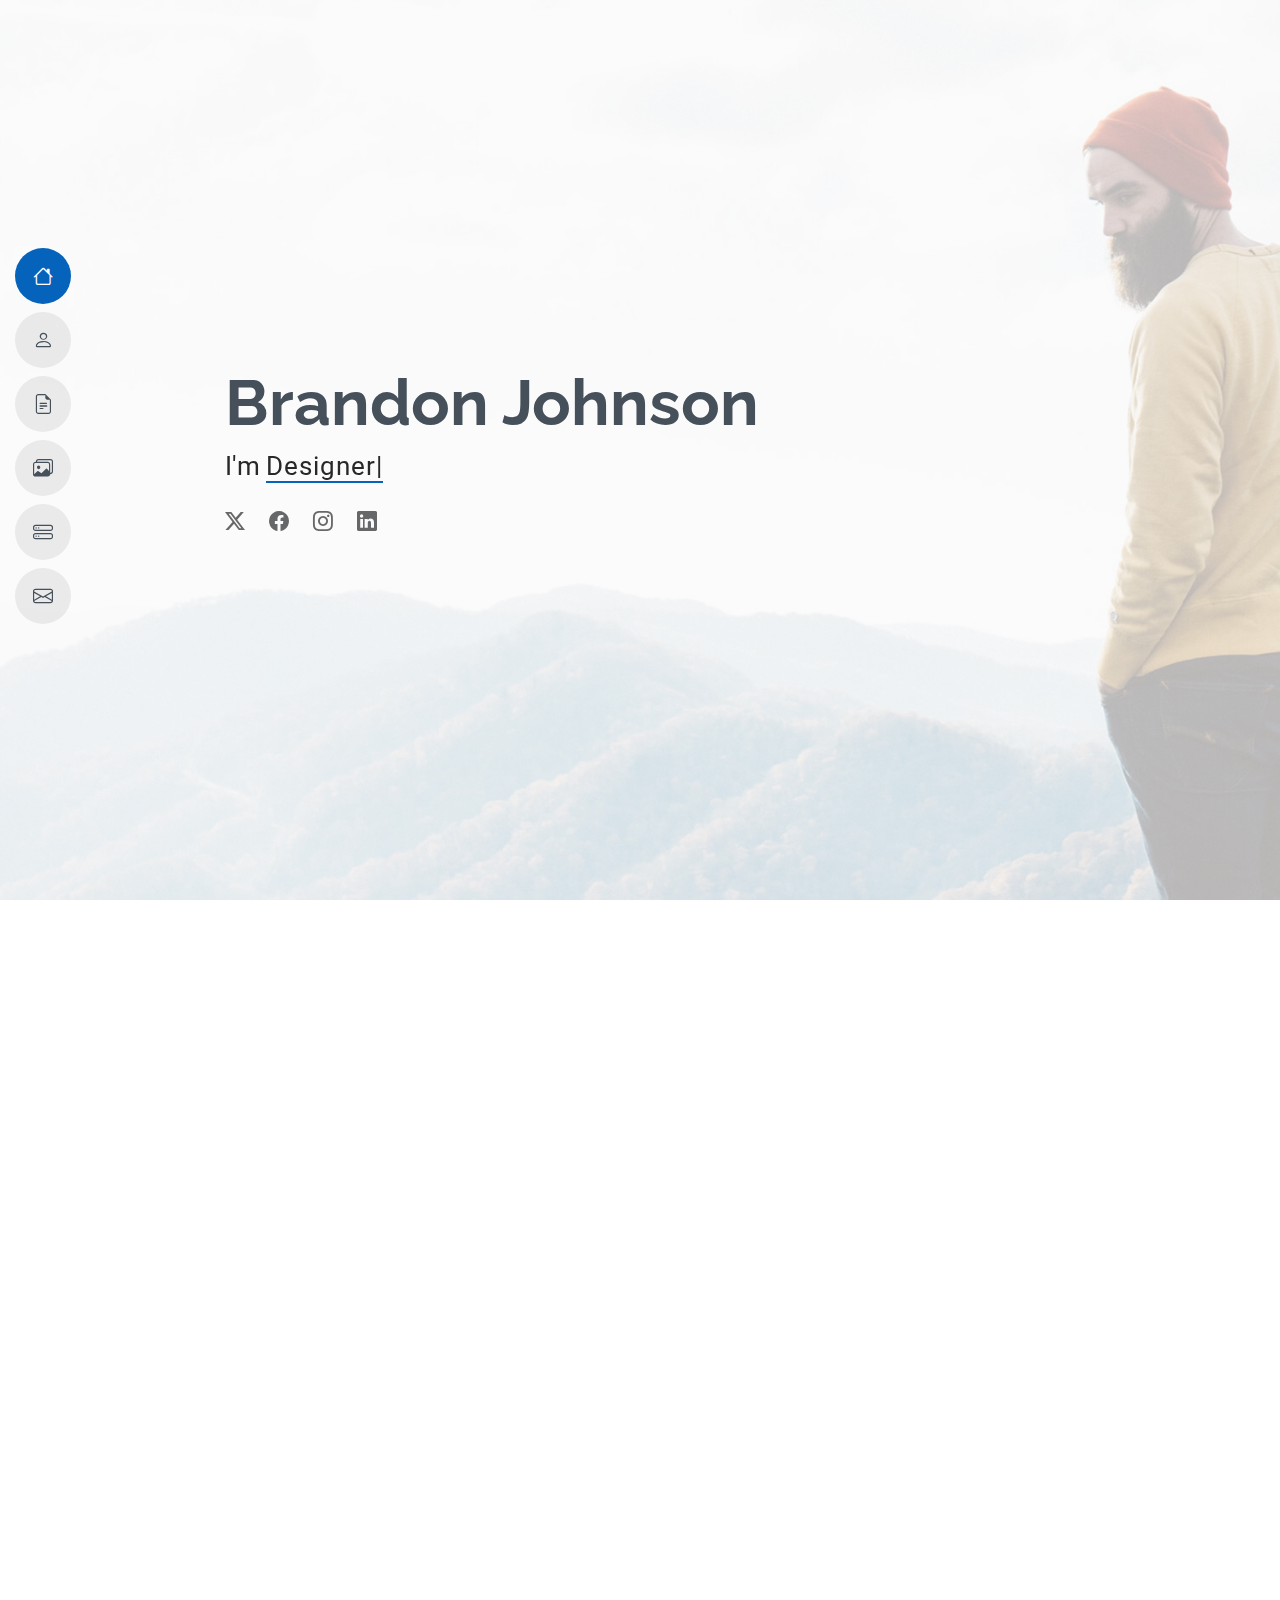
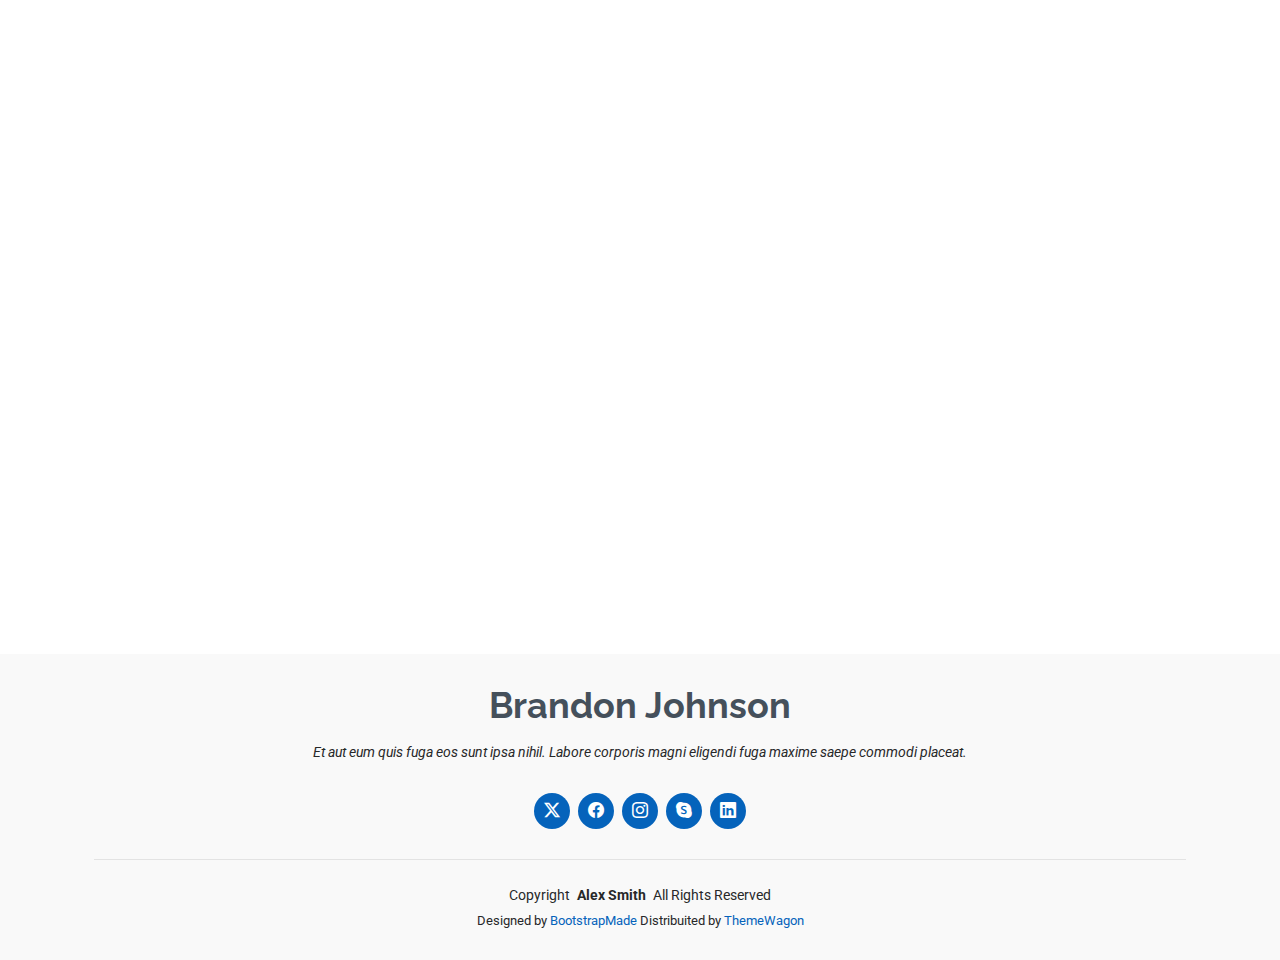
<file: index.html>
<!DOCTYPE html>
<html lang="en">

<head>
  <meta charset="utf-8">
  <meta content="width=device-width, initial-scale=1.0" name="viewport">
  <title>Index - MyResume Bootstrap Template</title>
  <meta content="" name="description">
  <meta content="" name="keywords">

  <!-- Favicons -->
  <link href="assets/img/favicon.png" rel="icon">
  <link href="assets/img/apple-touch-icon.png" rel="apple-touch-icon">

  <!-- Fonts -->
  <link href="https://fonts.googleapis.com" rel="preconnect">
  <link href="https://fonts.gstatic.com" rel="preconnect" crossorigin>
  <link href="https://fonts.googleapis.com/css2?family=Roboto:ital,wght@0,100;0,300;0,400;0,500;0,700;0,900;1,100;1,300;1,400;1,500;1,700;1,900&family=Poppins:ital,wght@0,100;0,200;0,300;0,400;0,500;0,600;0,700;0,800;0,900;1,100;1,200;1,300;1,400;1,500;1,600;1,700;1,800;1,900&family=Raleway:ital,wght@0,100;0,200;0,300;0,400;0,500;0,600;0,700;0,800;0,900;1,100;1,200;1,300;1,400;1,500;1,600;1,700;1,800;1,900&display=swap" rel="stylesheet">

  <!-- Vendor CSS Files -->
  <link href="assets/vendor/bootstrap/css/bootstrap.min.css" rel="stylesheet">
  <link href="assets/vendor/bootstrap-icons/bootstrap-icons.css" rel="stylesheet">
  <link href="assets/vendor/aos/aos.css" rel="stylesheet">
  <link href="assets/vendor/glightbox/css/glightbox.min.css" rel="stylesheet">
  <link href="assets/vendor/swiper/swiper-bundle.min.css" rel="stylesheet">

  <!-- Main CSS File -->
  <link href="assets/css/main.css" rel="stylesheet">

  <!-- =======================================================
  * Template Name: MyResume
  * Template URL: https://bootstrapmade.com/free-html-bootstrap-template-my-resume/
  * Updated: Jun 29 2024 with Bootstrap v5.3.3
  * Author: BootstrapMade.com
  * License: https://bootstrapmade.com/license/
  ======================================================== -->
</head>

<body class="index-page">

  <header id="header" class="header d-flex flex-column justify-content-center">

    <i class="header-toggle d-xl-none bi bi-list"></i>

    <nav id="navmenu" class="navmenu">
      <ul>
        <li><a href="#hero" class="active"><i class="bi bi-house navicon"></i><span>Home</span></a></li>
        <li><a href="#about"><i class="bi bi-person navicon"></i><span>About</span></a></li>
        <li><a href="#resume"><i class="bi bi-file-earmark-text navicon"></i><span>Resume</span></a></li>
        <li><a href="#portfolio"><i class="bi bi-images navicon"></i><span>Portfolio</span></a></li>
        <li><a href="#services"><i class="bi bi-hdd-stack navicon"></i><span>Services</span></a></li>
        <li><a href="#contact"><i class="bi bi-envelope navicon"></i><span>Contact</span></a></li>
      </ul>
    </nav>

  </header>

  <main class="main">

    <!-- Hero Section -->
    <section id="hero" class="hero section light-background">

      <img src="assets/img/hero-bg.jpg" alt="">

      <div class="container" data-aos="zoom-out">
        <div class="row justify-content-center">
          <div class="col-lg-9">
            <h2>Brandon Johnson</h2>
            <p>I'm <span class="typed" data-typed-items="Designer, Developer, Freelancer, Photographer">Designer</span><span class="typed-cursor typed-cursor--blink" aria-hidden="true"></span></p>
            <div class="social-links">
              <a href="#"><i class="bi bi-twitter-x"></i></a>
              <a href="#"><i class="bi bi-facebook"></i></a>
              <a href="#"><i class="bi bi-instagram"></i></a>
              <a href="#"><i class="bi bi-linkedin"></i></a>
            </div>
          </div>
        </div>
      </div>

    </section><!-- /Hero Section -->

    <!-- About Section -->
    <section id="about" class="about section">

      <!-- Section Title -->
      <div class="container section-title" data-aos="fade-up">
        <h2>About</h2>
        <p>Magnam dolores commodi suscipit. Necessitatibus eius consequatur ex aliquid fuga eum quidem. Sit sint consectetur velit. Quisquam quos quisquam cupiditate. Et nemo qui impedit suscipit alias ea. Quia fugiat sit in iste officiis commodi quidem hic quas.</p>
      </div><!-- End Section Title -->

      <div class="container" data-aos="fade-up" data-aos-delay="100">

        <div class="row gy-4 justify-content-center">
          <div class="col-lg-4">
            <img src="assets/img/profile-img.jpg" class="img-fluid" alt="">
          </div>
          <div class="col-lg-8 content">
            <h2>UI/UX Designer &amp; Web Developer.</h2>
            <p class="fst-italic py-3">
              Lorem ipsum dolor sit amet, consectetur adipiscing elit, sed do eiusmod tempor incididunt ut labore et dolore
              magna aliqua.
            </p>
            <div class="row">
              <div class="col-lg-6">
                <ul>
                  <li><i class="bi bi-chevron-right"></i> <strong>Birthday:</strong> <span>1 May 1995</span></li>
                  <li><i class="bi bi-chevron-right"></i> <strong>Website:</strong> <span>www.example.com</span></li>
                  <li><i class="bi bi-chevron-right"></i> <strong>Phone:</strong> <span>+123 456 7890</span></li>
                  <li><i class="bi bi-chevron-right"></i> <strong>City:</strong> <span>New York, USA</span></li>
                </ul>
              </div>
              <div class="col-lg-6">
                <ul>
                  <li><i class="bi bi-chevron-right"></i> <strong>Age:</strong> <span>30</span></li>
                  <li><i class="bi bi-chevron-right"></i> <strong>Degree:</strong> <span>Master</span></li>
                  <li><i class="bi bi-chevron-right"></i> <strong>Email:</strong> <span>email@example.com</span></li>
                  <li><i class="bi bi-chevron-right"></i> <strong>Freelance:</strong> <span>Available</span></li>
                </ul>
              </div>
            </div>
            <p class="py-3">
              Officiis eligendi itaque labore et dolorum mollitia officiis optio vero. Quisquam sunt adipisci omnis et ut. Nulla accusantium dolor incidunt officia tempore. Et eius omnis.
              Cupiditate ut dicta maxime officiis quidem quia. Sed et consectetur qui quia repellendus itaque neque.
            </p>
          </div>
        </div>

      </div>

    </section><!-- /About Section -->

    <!-- Stats Section -->
    <section id="stats" class="stats section">

      <div class="container" data-aos="fade-up" data-aos-delay="100">

        <div class="row gy-4">

          <div class="col-lg-3 col-md-6 d-flex flex-column align-items-center">
            <i class="bi bi-emoji-smile"></i>
            <div class="stats-item">
              <span data-purecounter-start="0" data-purecounter-end="232" data-purecounter-duration="1" class="purecounter"></span>
              <p>Happy Clients</p>
            </div>
          </div><!-- End Stats Item -->

          <div class="col-lg-3 col-md-6 d-flex flex-column align-items-center">
            <i class="bi bi-journal-richtext"></i>
            <div class="stats-item">
              <span data-purecounter-start="0" data-purecounter-end="521" data-purecounter-duration="1" class="purecounter"></span>
              <p>Projects</p>
            </div>
          </div><!-- End Stats Item -->

          <div class="col-lg-3 col-md-6 d-flex flex-column align-items-center">
            <i class="bi bi-headset"></i>
            <div class="stats-item">
              <span data-purecounter-start="0" data-purecounter-end="1463" data-purecounter-duration="1" class="purecounter"></span>
              <p>Hours Of Support</p>
            </div>
          </div><!-- End Stats Item -->

          <div class="col-lg-3 col-md-6 d-flex flex-column align-items-center">
            <i class="bi bi-people"></i>
            <div class="stats-item">
              <span data-purecounter-start="0" data-purecounter-end="15" data-purecounter-duration="1" class="purecounter"></span>
              <p>Hard Workers</p>
            </div>
          </div><!-- End Stats Item -->

        </div>

      </div>

    </section><!-- /Stats Section -->

    <!-- Skills Section -->
    <section id="skills" class="skills section">

      <!-- Section Title -->
      <div class="container section-title" data-aos="fade-up">
        <h2>Skills</h2>
        <p>Necessitatibus eius consequatur ex aliquid fuga eum quidem sint consectetur velit</p>
      </div><!-- End Section Title -->

      <div class="container" data-aos="fade-up" data-aos-delay="100">

        <div class="row skills-content skills-animation">

          <div class="col-lg-6">

            <div class="progress">
              <span class="skill"><span>HTML</span> <i class="val">100%</i></span>
              <div class="progress-bar-wrap">
                <div class="progress-bar" role="progressbar" aria-valuenow="100" aria-valuemin="0" aria-valuemax="100"></div>
              </div>
            </div><!-- End Skills Item -->

            <div class="progress">
              <span class="skill"><span>CSS</span> <i class="val">90%</i></span>
              <div class="progress-bar-wrap">
                <div class="progress-bar" role="progressbar" aria-valuenow="90" aria-valuemin="0" aria-valuemax="100"></div>
              </div>
            </div><!-- End Skills Item -->

            <div class="progress">
              <span class="skill"><span>JavaScript</span> <i class="val">75%</i></span>
              <div class="progress-bar-wrap">
                <div class="progress-bar" role="progressbar" aria-valuenow="75" aria-valuemin="0" aria-valuemax="100"></div>
              </div>
            </div><!-- End Skills Item -->

          </div>

          <div class="col-lg-6">

            <div class="progress">
              <span class="skill"><span>PHP</span> <i class="val">80%</i></span>
              <div class="progress-bar-wrap">
                <div class="progress-bar" role="progressbar" aria-valuenow="80" aria-valuemin="0" aria-valuemax="100"></div>
              </div>
            </div><!-- End Skills Item -->

            <div class="progress">
              <span class="skill"><span>WordPress/CMS</span> <i class="val">90%</i></span>
              <div class="progress-bar-wrap">
                <div class="progress-bar" role="progressbar" aria-valuenow="90" aria-valuemin="0" aria-valuemax="100"></div>
              </div>
            </div><!-- End Skills Item -->

            <div class="progress">
              <span class="skill"><span>Photoshop</span> <i class="val">55%</i></span>
              <div class="progress-bar-wrap">
                <div class="progress-bar" role="progressbar" aria-valuenow="55" aria-valuemin="0" aria-valuemax="100"></div>
              </div>
            </div><!-- End Skills Item -->

          </div>

        </div>

      </div>

    </section><!-- /Skills Section -->

    <!-- Resume Section -->
    <section id="resume" class="resume section">

      <!-- Section Title -->
      <div class="container section-title" data-aos="fade-up">
        <h2>Resume</h2>
        <p>Magnam dolores commodi suscipit. Necessitatibus eius consequatur ex aliquid fuga eum quidem. Sit sint consectetur velit. Quisquam quos quisquam cupiditate. Et nemo qui impedit suscipit alias ea. Quia fugiat sit in iste officiis commodi quidem hic quas.</p>
      </div><!-- End Section Title -->

      <div class="container">

        <div class="row">

          <div class="col-lg-6" data-aos="fade-up" data-aos-delay="100">
            <h3 class="resume-title">Sumary</h3>

            <div class="resume-item pb-0">
              <h4>Brandon Johnson</h4>
              <p><em>Innovative and deadline-driven Graphic Designer with 3+ years of experience designing and developing user-centered digital/print marketing material from initial concept to final, polished deliverable.</em></p>
              <ul>
                <li>Portland par 127,Orlando, FL</li>
                <li>(123) 456-7891</li>
                <li>alice.barkley@example.com</li>
              </ul>
            </div><!-- Edn Resume Item -->

            <h3 class="resume-title">Education</h3>
            <div class="resume-item">
              <h4>Master of Fine Arts &amp; Graphic Design</h4>
              <h5>2015 - 2016</h5>
              <p><em>Rochester Institute of Technology, Rochester, NY</em></p>
              <p>Qui deserunt veniam. Et sed aliquam labore tempore sed quisquam iusto autem sit. Ea vero voluptatum qui ut dignissimos deleniti nerada porti sand markend</p>
            </div><!-- Edn Resume Item -->

            <div class="resume-item">
              <h4>Bachelor of Fine Arts &amp; Graphic Design</h4>
              <h5>2010 - 2014</h5>
              <p><em>Rochester Institute of Technology, Rochester, NY</em></p>
              <p>Quia nobis sequi est occaecati aut. Repudiandae et iusto quae reiciendis et quis Eius vel ratione eius unde vitae rerum voluptates asperiores voluptatem Earum molestiae consequatur neque etlon sader mart dila</p>
            </div><!-- Edn Resume Item -->

          </div>

          <div class="col-lg-6" data-aos="fade-up" data-aos-delay="200">
            <h3 class="resume-title">Professional Experience</h3>
            <div class="resume-item">
              <h4>Senior graphic design specialist</h4>
              <h5>2019 - Present</h5>
              <p><em>Experion, New York, NY </em></p>
              <ul>
                <li>Lead in the design, development, and implementation of the graphic, layout, and production communication materials</li>
                <li>Delegate tasks to the 7 members of the design team and provide counsel on all aspects of the project. </li>
                <li>Supervise the assessment of all graphic materials in order to ensure quality and accuracy of the design</li>
                <li>Oversee the efficient use of production project budgets ranging from $2,000 - $25,000</li>
              </ul>
            </div><!-- Edn Resume Item -->

            <div class="resume-item">
              <h4>Graphic design specialist</h4>
              <h5>2017 - 2018</h5>
              <p><em>Stepping Stone Advertising, New York, NY</em></p>
              <ul>
                <li>Developed numerous marketing programs (logos, brochures,infographics, presentations, and advertisements).</li>
                <li>Managed up to 5 projects or tasks at a given time while under pressure</li>
                <li>Recommended and consulted with clients on the most appropriate graphic design</li>
                <li>Created 4+ design presentations and proposals a month for clients and account managers</li>
              </ul>
            </div><!-- Edn Resume Item -->

          </div>

        </div>

      </div>

    </section><!-- /Resume Section -->

    <!-- Portfolio Section -->
    <section id="portfolio" class="portfolio section">

      <!-- Section Title -->
      <div class="container section-title" data-aos="fade-up">
        <h2>Portfolio</h2>
        <p>Magnam dolores commodi suscipit. Necessitatibus eius consequatur ex aliquid fuga eum quidem. Sit sint consectetur velit. Quisquam quos quisquam cupiditate. Et nemo qui impedit suscipit alias ea. Quia fugiat sit in iste officiis commodi quidem hic quas.</p>
      </div><!-- End Section Title -->

      <div class="container">

        <div class="isotope-layout" data-default-filter="*" data-layout="masonry" data-sort="original-order">

          <ul class="portfolio-filters isotope-filters" data-aos="fade-up" data-aos-delay="100">
            <li data-filter="*" class="filter-active">All</li>
            <li data-filter=".filter-app">App</li>
            <li data-filter=".filter-product">Card</li>
            <li data-filter=".filter-branding">Web</li>
          </ul><!-- End Portfolio Filters -->

          <div class="row gy-4 isotope-container" data-aos="fade-up" data-aos-delay="200">

            <div class="col-lg-4 col-md-6 portfolio-item isotope-item filter-app">
              <img src="assets/img/masonry-portfolio/masonry-portfolio-1.jpg" class="img-fluid" alt="">
              <div class="portfolio-info">
                <h4>App 1</h4>
                <p>Lorem ipsum, dolor sit</p>
                <a href="assets/img/masonry-portfolio/masonry-portfolio-1.jpg" title="App 1" data-gallery="portfolio-gallery-app" class="glightbox preview-link"><i class="bi bi-zoom-in"></i></a>
                <a href="portfolio-details.html" title="More Details" class="details-link"><i class="bi bi-link-45deg"></i></a>
              </div>
            </div><!-- End Portfolio Item -->

            <div class="col-lg-4 col-md-6 portfolio-item isotope-item filter-product">
              <img src="assets/img/masonry-portfolio/masonry-portfolio-2.jpg" class="img-fluid" alt="">
              <div class="portfolio-info">
                <h4>Product 1</h4>
                <p>Lorem ipsum, dolor sit</p>
                <a href="assets/img/masonry-portfolio/masonry-portfolio-2.jpg" title="Product 1" data-gallery="portfolio-gallery-product" class="glightbox preview-link"><i class="bi bi-zoom-in"></i></a>
                <a href="portfolio-details.html" title="More Details" class="details-link"><i class="bi bi-link-45deg"></i></a>
              </div>
            </div><!-- End Portfolio Item -->

            <div class="col-lg-4 col-md-6 portfolio-item isotope-item filter-branding">
              <img src="assets/img/masonry-portfolio/masonry-portfolio-3.jpg" class="img-fluid" alt="">
              <div class="portfolio-info">
                <h4>Branding 1</h4>
                <p>Lorem ipsum, dolor sit</p>
                <a href="assets/img/masonry-portfolio/masonry-portfolio-3.jpg" title="Branding 1" data-gallery="portfolio-gallery-branding" class="glightbox preview-link"><i class="bi bi-zoom-in"></i></a>
                <a href="portfolio-details.html" title="More Details" class="details-link"><i class="bi bi-link-45deg"></i></a>
              </div>
            </div><!-- End Portfolio Item -->

            <div class="col-lg-4 col-md-6 portfolio-item isotope-item filter-app">
              <img src="assets/img/masonry-portfolio/masonry-portfolio-4.jpg" class="img-fluid" alt="">
              <div class="portfolio-info">
                <h4>App 2</h4>
                <p>Lorem ipsum, dolor sit</p>
                <a href="assets/img/masonry-portfolio/masonry-portfolio-4.jpg" title="App 2" data-gallery="portfolio-gallery-app" class="glightbox preview-link"><i class="bi bi-zoom-in"></i></a>
                <a href="portfolio-details.html" title="More Details" class="details-link"><i class="bi bi-link-45deg"></i></a>
              </div>
            </div><!-- End Portfolio Item -->

            <div class="col-lg-4 col-md-6 portfolio-item isotope-item filter-product">
              <img src="assets/img/masonry-portfolio/masonry-portfolio-5.jpg" class="img-fluid" alt="">
              <div class="portfolio-info">
                <h4>Product 2</h4>
                <p>Lorem ipsum, dolor sit</p>
                <a href="assets/img/masonry-portfolio/masonry-portfolio-5.jpg" title="Product 2" data-gallery="portfolio-gallery-product" class="glightbox preview-link"><i class="bi bi-zoom-in"></i></a>
                <a href="portfolio-details.html" title="More Details" class="details-link"><i class="bi bi-link-45deg"></i></a>
              </div>
            </div><!-- End Portfolio Item -->

            <div class="col-lg-4 col-md-6 portfolio-item isotope-item filter-branding">
              <img src="assets/img/masonry-portfolio/masonry-portfolio-6.jpg" class="img-fluid" alt="">
              <div class="portfolio-info">
                <h4>Branding 2</h4>
                <p>Lorem ipsum, dolor sit</p>
                <a href="assets/img/masonry-portfolio/masonry-portfolio-6.jpg" title="Branding 2" data-gallery="portfolio-gallery-branding" class="glightbox preview-link"><i class="bi bi-zoom-in"></i></a>
                <a href="portfolio-details.html" title="More Details" class="details-link"><i class="bi bi-link-45deg"></i></a>
              </div>
            </div><!-- End Portfolio Item -->

            <div class="col-lg-4 col-md-6 portfolio-item isotope-item filter-app">
              <img src="assets/img/masonry-portfolio/masonry-portfolio-7.jpg" class="img-fluid" alt="">
              <div class="portfolio-info">
                <h4>App 3</h4>
                <p>Lorem ipsum, dolor sit</p>
                <a href="assets/img/masonry-portfolio/masonry-portfolio-7.jpg" title="App 3" data-gallery="portfolio-gallery-app" class="glightbox preview-link"><i class="bi bi-zoom-in"></i></a>
                <a href="portfolio-details.html" title="More Details" class="details-link"><i class="bi bi-link-45deg"></i></a>
              </div>
            </div><!-- End Portfolio Item -->

            <div class="col-lg-4 col-md-6 portfolio-item isotope-item filter-product">
              <img src="assets/img/masonry-portfolio/masonry-portfolio-8.jpg" class="img-fluid" alt="">
              <div class="portfolio-info">
                <h4>Product 3</h4>
                <p>Lorem ipsum, dolor sit</p>
                <a href="assets/img/masonry-portfolio/masonry-portfolio-8.jpg" title="Product 3" data-gallery="portfolio-gallery-product" class="glightbox preview-link"><i class="bi bi-zoom-in"></i></a>
                <a href="portfolio-details.html" title="More Details" class="details-link"><i class="bi bi-link-45deg"></i></a>
              </div>
            </div><!-- End Portfolio Item -->

            <div class="col-lg-4 col-md-6 portfolio-item isotope-item filter-branding">
              <img src="assets/img/masonry-portfolio/masonry-portfolio-9.jpg" class="img-fluid" alt="">
              <div class="portfolio-info">
                <h4>Branding 3</h4>
                <p>Lorem ipsum, dolor sit</p>
                <a href="assets/img/masonry-portfolio/masonry-portfolio-9.jpg" title="Branding 2" data-gallery="portfolio-gallery-branding" class="glightbox preview-link"><i class="bi bi-zoom-in"></i></a>
                <a href="portfolio-details.html" title="More Details" class="details-link"><i class="bi bi-link-45deg"></i></a>
              </div>
            </div><!-- End Portfolio Item -->

          </div><!-- End Portfolio Container -->

        </div>

      </div>

    </section><!-- /Portfolio Section -->

    <!-- Services Section -->
    <section id="services" class="services section">

      <!-- Section Title -->
      <div class="container section-title" data-aos="fade-up">
        <h2>Services</h2>
        <p>Magnam dolores commodi suscipit. Necessitatibus eius consequatur ex aliquid fuga eum quidem. Sit sint consectetur velit. Quisquam quos quisquam cupiditate. Et nemo qui impedit suscipit alias ea. Quia fugiat sit in iste officiis commodi quidem hic quas.</p>
      </div><!-- End Section Title -->

      <div class="container">

        <div class="row gy-4">

          <div class="col-lg-4 col-md-6" data-aos="fade-up" data-aos-delay="100">
            <div class="service-item item-cyan position-relative">
              <div class="icon">
                <svg width="100" height="100" viewBox="0 0 600 600" xmlns="http://www.w3.org/2000/svg">
                  <path stroke="none" stroke-width="0" fill="#f5f5f5" d="M300,521.0016835830174C376.1290562159157,517.8887921683347,466.0731472004068,529.7835943286574,510.70327084640275,468.03025145048787C554.3714126377745,407.6079735673963,508.03601936045806,328.9844924480964,491.2728898941984,256.3432110539036C474.5976632858925,184.082847569629,479.9380746630129,96.60480741107993,416.23090153303,58.64404602377083C348.86323505073057,18.502131276798302,261.93793281208167,40.57373210992963,193.5410806939664,78.93577620505333C130.42746243093433,114.334589627462,98.30271207620316,179.96522072025542,76.75703585869454,249.04625023123273C51.97151888228291,328.5150500222984,13.704378332031375,421.85034740162234,66.52175969318436,486.19268352777647C119.04800174914682,550.1803526380478,217.28368757567262,524.383925680826,300,521.0016835830174"></path>
                </svg>
                <i class="bi bi-activity"></i>
              </div>
              <a href="#" class="stretched-link">
                <h3>Nesciunt Mete</h3>
              </a>
              <p>Provident nihil minus qui consequatur non omnis maiores. Eos accusantium minus dolores iure perferendis tempore et consequatur.</p>
            </div>
          </div><!-- End Service Item -->

          <div class="col-lg-4 col-md-6" data-aos="fade-up" data-aos-delay="200">
            <div class="service-item item-orange position-relative">
              <div class="icon">
                <svg width="100" height="100" viewBox="0 0 600 600" xmlns="http://www.w3.org/2000/svg">
                  <path stroke="none" stroke-width="0" fill="#f5f5f5" d="M300,582.0697525312426C382.5290701553225,586.8405444964366,449.9789794690241,525.3245884688669,502.5850820975895,461.55621195738473C556.606425686781,396.0723002908107,615.8543463187945,314.28637112970534,586.6730223649479,234.56875336149918C558.9533121215079,158.8439757836574,454.9685369536778,164.00468322053177,381.49747125262974,130.76875717737553C312.15926192815925,99.40240125094834,248.97055460311594,18.661163978235184,179.8680185752513,50.54337015887873C110.5421016452524,82.52863877960104,119.82277516462835,180.83849132639028,109.12597500060166,256.43424936330496C100.08760227029461,320.3096726198365,92.17705696193138,384.0621239912766,124.79988738764834,439.7174275375508C164.83382741302287,508.01625554203684,220.96474134820875,577.5009287672846,300,582.0697525312426"></path>
                </svg>
                <i class="bi bi-broadcast"></i>
              </div>
              <a href="#" class="stretched-link">
                <h3>Eosle Commodi</h3>
              </a>
              <p>Ut autem aut autem non a. Sint sint sit facilis nam iusto sint. Libero corrupti neque eum hic non ut nesciunt dolorem.</p>
            </div>
          </div><!-- End Service Item -->

          <div class="col-lg-4 col-md-6" data-aos="fade-up" data-aos-delay="300">
            <div class="service-item item-teal position-relative">
              <div class="icon">
                <svg width="100" height="100" viewBox="0 0 600 600" xmlns="http://www.w3.org/2000/svg">
                  <path stroke="none" stroke-width="0" fill="#f5f5f5" d="M300,541.5067337569781C382.14930387511276,545.0595476570109,479.8736841581634,548.3450877840088,526.4010558755058,480.5488172755941C571.5218469581645,414.80211281144784,517.5187510058486,332.0715597781072,496.52539010469104,255.14436215662573C477.37192572678356,184.95920475031193,473.57363656557914,105.61284051026155,413.0603344069578,65.22779650032875C343.27470386102294,18.654635553484475,251.2091493199835,5.337323636656869,175.0934190732945,40.62881213300186C97.87086631185822,76.43348514350839,51.98124368387456,156.15599469081315,36.44837278890362,239.84606092416172C21.716077023791087,319.22268207091537,43.775223500013084,401.1760424656574,96.891909868211,461.97329694683043C147.22146801428983,519.5804099606455,223.5754009179313,538.201503339737,300,541.5067337569781"></path>
                </svg>
                <i class="bi bi-easel"></i>
              </div>
              <a href="#" class="stretched-link">
                <h3>Ledo Markt</h3>
              </a>
              <p>Ut excepturi voluptatem nisi sed. Quidem fuga consequatur. Minus ea aut. Vel qui id voluptas adipisci eos earum corrupti.</p>
            </div>
          </div><!-- End Service Item -->

          <div class="col-lg-4 col-md-6" data-aos="fade-up" data-aos-delay="400">
            <div class="service-item item-red position-relative">
              <div class="icon">
                <svg width="100" height="100" viewBox="0 0 600 600" xmlns="http://www.w3.org/2000/svg">
                  <path stroke="none" stroke-width="0" fill="#f5f5f5" d="M300,503.46388370962813C374.79870501325706,506.71871716319447,464.8034551963731,527.1746412648533,510.4981551193396,467.86667711651364C555.9287308511215,408.9015244558933,512.6030010748507,327.5744911775523,490.211057578863,256.5855673507754C471.097692560561,195.9906835881958,447.69079081568157,138.11976852964426,395.19560036434837,102.3242989838813C329.3053358748298,57.3949838291264,248.02791733380457,8.279543830951368,175.87071277845988,42.242879143198664C103.41431057327972,76.34704239035025,93.79494320519305,170.9812938413882,81.28167332365135,250.07896920659033C70.17666984294237,320.27484674793965,64.84698225790005,396.69656628748305,111.28512138212992,450.4950937839243C156.20124167950087,502.5303643271138,231.32542653798444,500.4755392045468,300,503.46388370962813"></path>
                </svg>
                <i class="bi bi-bounding-box-circles"></i>
              </div>
              <a href="#" class="stretched-link">
                <h3>Asperiores Commodit</h3>
              </a>
              <p>Non et temporibus minus omnis sed dolor esse consequatur. Cupiditate sed error ea fuga sit provident adipisci neque.</p>
              <a href="#" class="stretched-link"></a>
            </div>
          </div><!-- End Service Item -->

          <div class="col-lg-4 col-md-6" data-aos="fade-up" data-aos-delay="500">
            <div class="service-item item-indigo position-relative">
              <div class="icon">
                <svg width="100" height="100" viewBox="0 0 600 600" xmlns="http://www.w3.org/2000/svg">
                  <path stroke="none" stroke-width="0" fill="#f5f5f5" d="M300,532.3542879108572C369.38199826031484,532.3153073249985,429.10787420159085,491.63046689027357,474.5244479745417,439.17860296908856C522.8885846962883,383.3225815378663,569.1668002868075,314.3205725914397,550.7432151929288,242.7694973846089C532.6665558377875,172.5657663291529,456.2379748765914,142.6223662098291,390.3689995646985,112.34683881706744C326.66090330228417,83.06452184765237,258.84405631176094,53.51806209861945,193.32584062364296,78.48882559362697C121.61183558270385,105.82097193414197,62.805066853699245,167.19869350419734,48.57481801355237,242.6138429142374C34.843463184063346,315.3850353017275,76.69343916112496,383.4422959591041,125.22947124332185,439.3748458443577C170.7312796277747,491.8107796887764,230.57421082200815,532.3932930995766,300,532.3542879108572"></path>
                </svg>
                <i class="bi bi-calendar4-week icon"></i>
              </div>
              <a href="#" class="stretched-link">
                <h3>Velit Doloremque</h3>
              </a>
              <p>Cumque et suscipit saepe. Est maiores autem enim facilis ut aut ipsam corporis aut. Sed animi at autem alias eius labore.</p>
              <a href="#" class="stretched-link"></a>
            </div>
          </div><!-- End Service Item -->

          <div class="col-lg-4 col-md-6" data-aos="fade-up" data-aos-delay="600">
            <div class="service-item item-pink position-relative">
              <div class="icon">
                <svg width="100" height="100" viewBox="0 0 600 600" xmlns="http://www.w3.org/2000/svg">
                  <path stroke="none" stroke-width="0" fill="#f5f5f5" d="M300,566.797414625762C385.7384707136149,576.1784315230908,478.7894351017131,552.8928747891023,531.9192734346935,484.94944893311C584.6109503024035,417.5663521118492,582.489472248146,322.67544863468447,553.9536738515405,242.03673114598146C529.1557734026468,171.96086150256528,465.24506316201064,127.66468636344209,395.9583748389544,100.7403814666027C334.2173773831606,76.7482773500951,269.4350130405921,84.62216499799875,207.1952322260088,107.2889140133804C132.92018162631612,134.33871894543012,41.79353780512637,160.00259165414826,22.644507872594943,236.69541883565114C3.319112789854554,314.0945973066697,72.72355303640163,379.243833228382,124.04198916343866,440.3218312028393C172.9286146004772,498.5055451809895,224.45579914871206,558.5317968840102,300,566.797414625762"></path>
                </svg>
                <i class="bi bi-chat-square-text"></i>
              </div>
              <a href="#" class="stretched-link">
                <h3>Dolori Architecto</h3>
              </a>
              <p>Hic molestias ea quibusdam eos. Fugiat enim doloremque aut neque non et debitis iure. Corrupti recusandae ducimus enim.</p>
              <a href="#" class="stretched-link"></a>
            </div>
          </div><!-- End Service Item -->

        </div>

      </div>

    </section><!-- /Services Section -->

    <!-- Testimonials Section -->
    <section id="testimonials" class="testimonials section">

      <!-- Section Title -->
      <div class="container section-title" data-aos="fade-up">
        <h2>Testimonials</h2>
        <p>Necessitatibus eius consequatur ex aliquid fuga eum quidem sint consectetur velit</p>
      </div><!-- End Section Title -->

      <div class="container" data-aos="fade-up" data-aos-delay="100">

        <div class="swiper init-swiper">
          <script type="application/json" class="swiper-config">
            {
              "loop": true,
              "speed": 600,
              "autoplay": {
                "delay": 5000
              },
              "slidesPerView": "auto",
              "pagination": {
                "el": ".swiper-pagination",
                "type": "bullets",
                "clickable": true
              }
            }
          </script>
          <div class="swiper-wrapper">

            <div class="swiper-slide">
              <div class="testimonial-item">
                <div class="row gy-4 justify-content-center">
                  <div class="col-lg-6">
                    <div class="testimonial-content">
                      <p>
                        <i class="bi bi-quote quote-icon-left"></i>
                        <span>Proin iaculis purus consequat sem cure digni ssim donec porttitora entum suscipit rhoncus. Accusantium quam, ultricies eget id, aliquam eget nibh et. Maecen aliquam, risus at semper.</span>
                        <i class="bi bi-quote quote-icon-right"></i>
                      </p>
                      <h3>Saul Goodman</h3>
                      <h4>Ceo &amp; Founder</h4>
                      <div class="stars">
                        <i class="bi bi-star-fill"></i><i class="bi bi-star-fill"></i><i class="bi bi-star-fill"></i><i class="bi bi-star-fill"></i><i class="bi bi-star-fill"></i>
                      </div>
                    </div>
                  </div>
                  <div class="col-lg-2 text-center">
                    <img src="assets/img/testimonials/testimonials-1.jpg" class="img-fluid testimonial-img" alt="">
                  </div>
                </div>
              </div>
            </div><!-- End testimonial item -->

            <div class="swiper-slide">
              <div class="testimonial-item">
                <div class="row gy-4 justify-content-center">
                  <div class="col-lg-6">
                    <div class="testimonial-content">
                      <p>
                        <i class="bi bi-quote quote-icon-left"></i>
                        <span>Export tempor illum tamen malis malis eram quae irure esse labore quem cillum quid cillum eram malis quorum velit fore eram velit sunt aliqua noster fugiat irure amet legam anim culpa.</span>
                        <i class="bi bi-quote quote-icon-right"></i>
                      </p>
                      <h3>Sara Wilsson</h3>
                      <h4>Designer</h4>
                      <div class="stars">
                        <i class="bi bi-star-fill"></i><i class="bi bi-star-fill"></i><i class="bi bi-star-fill"></i><i class="bi bi-star-fill"></i><i class="bi bi-star-fill"></i>
                      </div>
                    </div>
                  </div>
                  <div class="col-lg-2 text-center">
                    <img src="assets/img/testimonials/testimonials-2.jpg" class="img-fluid testimonial-img" alt="">
                  </div>
                </div>
              </div>
            </div><!-- End testimonial item -->

            <div class="swiper-slide">
              <div class="testimonial-item">
                <div class="row gy-4 justify-content-center">
                  <div class="col-lg-6">
                    <div class="testimonial-content">
                      <p>
                        <i class="bi bi-quote quote-icon-left"></i>
                        <span>Enim nisi quem export duis labore cillum quae magna enim sint quorum nulla quem veniam duis minim tempor labore quem eram duis noster aute amet eram fore quis sint minim.</span>
                        <i class="bi bi-quote quote-icon-right"></i>
                      </p>
                      <h3>Jena Karlis</h3>
                      <h4>Store Owner</h4>
                      <div class="stars">
                        <i class="bi bi-star-fill"></i><i class="bi bi-star-fill"></i><i class="bi bi-star-fill"></i><i class="bi bi-star-fill"></i><i class="bi bi-star-fill"></i>
                      </div>
                    </div>
                  </div>
                  <div class="col-lg-2 text-center">
                    <img src="assets/img/testimonials/testimonials-3.jpg" class="img-fluid testimonial-img" alt="">
                  </div>
                </div>
              </div>
            </div><!-- End testimonial item -->

            <div class="swiper-slide">
              <div class="testimonial-item">
                <div class="row gy-4 justify-content-center">
                  <div class="col-lg-6">
                    <div class="testimonial-content">
                      <p>
                        <i class="bi bi-quote quote-icon-left"></i>
                        <span>Fugiat enim eram quae cillum dolore dolor amet nulla culpa multos export minim fugiat minim velit minim dolor enim duis veniam ipsum anim magna sunt elit fore quem dolore labore illum veniam.</span>
                        <i class="bi bi-quote quote-icon-right"></i>
                      </p>
                      <h3>John Larson</h3>
                      <h4>Entrepreneur</h4>
                      <div class="stars">
                        <i class="bi bi-star-fill"></i><i class="bi bi-star-fill"></i><i class="bi bi-star-fill"></i><i class="bi bi-star-fill"></i><i class="bi bi-star-fill"></i>
                      </div>
                    </div>
                  </div>
                  <div class="col-lg-2 text-center">
                    <img src="assets/img/testimonials/testimonials-4.jpg" class="img-fluid testimonial-img" alt="">
                  </div>
                </div>
              </div>
            </div><!-- End testimonial item -->

          </div>
          <div class="swiper-pagination"></div>
        </div>

      </div>

    </section><!-- /Testimonials Section -->

    <!-- Contact Section -->
    <section id="contact" class="contact section">

      <!-- Section Title -->
      <div class="container section-title" data-aos="fade-up">
        <h2>Contact</h2>
        <p>Necessitatibus eius consequatur ex aliquid fuga eum quidem sint consectetur velit</p>
      </div><!-- End Section Title -->

      <div class="container" data-aos="fade" data-aos-delay="100">

        <div class="row gy-4">

          <div class="col-lg-4">
            <div class="info-item d-flex" data-aos="fade-up" data-aos-delay="200">
              <i class="bi bi-geo-alt flex-shrink-0"></i>
              <div>
                <h3>Address</h3>
                <p>A108 Adam Street, New York, NY 535022</p>
              </div>
            </div><!-- End Info Item -->

            <div class="info-item d-flex" data-aos="fade-up" data-aos-delay="300">
              <i class="bi bi-telephone flex-shrink-0"></i>
              <div>
                <h3>Call Us</h3>
                <p>+1 5589 55488 55</p>
              </div>
            </div><!-- End Info Item -->

            <div class="info-item d-flex" data-aos="fade-up" data-aos-delay="400">
              <i class="bi bi-envelope flex-shrink-0"></i>
              <div>
                <h3>Email Us</h3>
                <p>info@example.com</p>
              </div>
            </div><!-- End Info Item -->

          </div>

          <div class="col-lg-8">
            <form action="forms/contact.php" method="post" class="php-email-form" data-aos="fade-up" data-aos-delay="200">
              <div class="row gy-4">

                <div class="col-md-6">
                  <input type="text" name="name" class="form-control" placeholder="Your Name" required="">
                </div>

                <div class="col-md-6 ">
                  <input type="email" class="form-control" name="email" placeholder="Your Email" required="">
                </div>

                <div class="col-md-12">
                  <input type="text" class="form-control" name="subject" placeholder="Subject" required="">
                </div>

                <div class="col-md-12">
                  <textarea class="form-control" name="message" rows="6" placeholder="Message" required=""></textarea>
                </div>

                <div class="col-md-12 text-center">
                  <div class="loading">Loading</div>
                  <div class="error-message"></div>
                  <div class="sent-message">Your message has been sent. Thank you!</div>

                  <button type="submit">Send Message</button>
                </div>

              </div>
            </form>
          </div><!-- End Contact Form -->

        </div>

      </div>

    </section><!-- /Contact Section -->

  </main>

  <footer id="footer" class="footer position-relative light-background">
    <div class="container">
      <h3 class="sitename">Brandon Johnson</h3>
      <p>Et aut eum quis fuga eos sunt ipsa nihil. Labore corporis magni eligendi fuga maxime saepe commodi placeat.</p>
      <div class="social-links d-flex justify-content-center">
        <a href=""><i class="bi bi-twitter-x"></i></a>
        <a href=""><i class="bi bi-facebook"></i></a>
        <a href=""><i class="bi bi-instagram"></i></a>
        <a href=""><i class="bi bi-skype"></i></a>
        <a href=""><i class="bi bi-linkedin"></i></a>
      </div>
      <div class="container">
        <div class="copyright">
          <span>Copyright</span> <strong class="px-1 sitename">Alex Smith</strong> <span>All Rights Reserved</span>
        </div>
        <div class="credits">
          <!-- All the links in the footer should remain intact. -->
          <!-- You can delete the links only if you've purchased the pro version. -->
          <!-- Licensing information: https://bootstrapmade.com/license/ -->
          <!-- Purchase the pro version with working PHP/AJAX contact form: [buy-url] -->
          Designed by <a href="https://bootstrapmade.com/">BootstrapMade</a> Distribuited by <a href="https://themewagon.com">ThemeWagon</a>
        </div>
      </div>
    </div>
  </footer>

  <!-- Scroll Top -->
  <a href="#" id="scroll-top" class="scroll-top d-flex align-items-center justify-content-center"><i class="bi bi-arrow-up-short"></i></a>

  <!-- Preloader -->
  <div id="preloader"></div>

  <!-- Vendor JS Files -->
  <script src="assets/vendor/bootstrap/js/bootstrap.bundle.min.js"></script>
  <script src="assets/vendor/php-email-form/validate.js"></script>
  <script src="assets/vendor/aos/aos.js"></script>
  <script src="assets/vendor/typed.js/typed.umd.js"></script>
  <script src="assets/vendor/purecounter/purecounter_vanilla.js"></script>
  <script src="assets/vendor/waypoints/noframework.waypoints.js"></script>
  <script src="assets/vendor/glightbox/js/glightbox.min.js"></script>
  <script src="assets/vendor/imagesloaded/imagesloaded.pkgd.min.js"></script>
  <script src="assets/vendor/isotope-layout/isotope.pkgd.min.js"></script>
  <script src="assets/vendor/swiper/swiper-bundle.min.js"></script>

  <!-- Main JS File -->
  <script src="assets/js/main.js"></script>

</body>

</html>
</file>
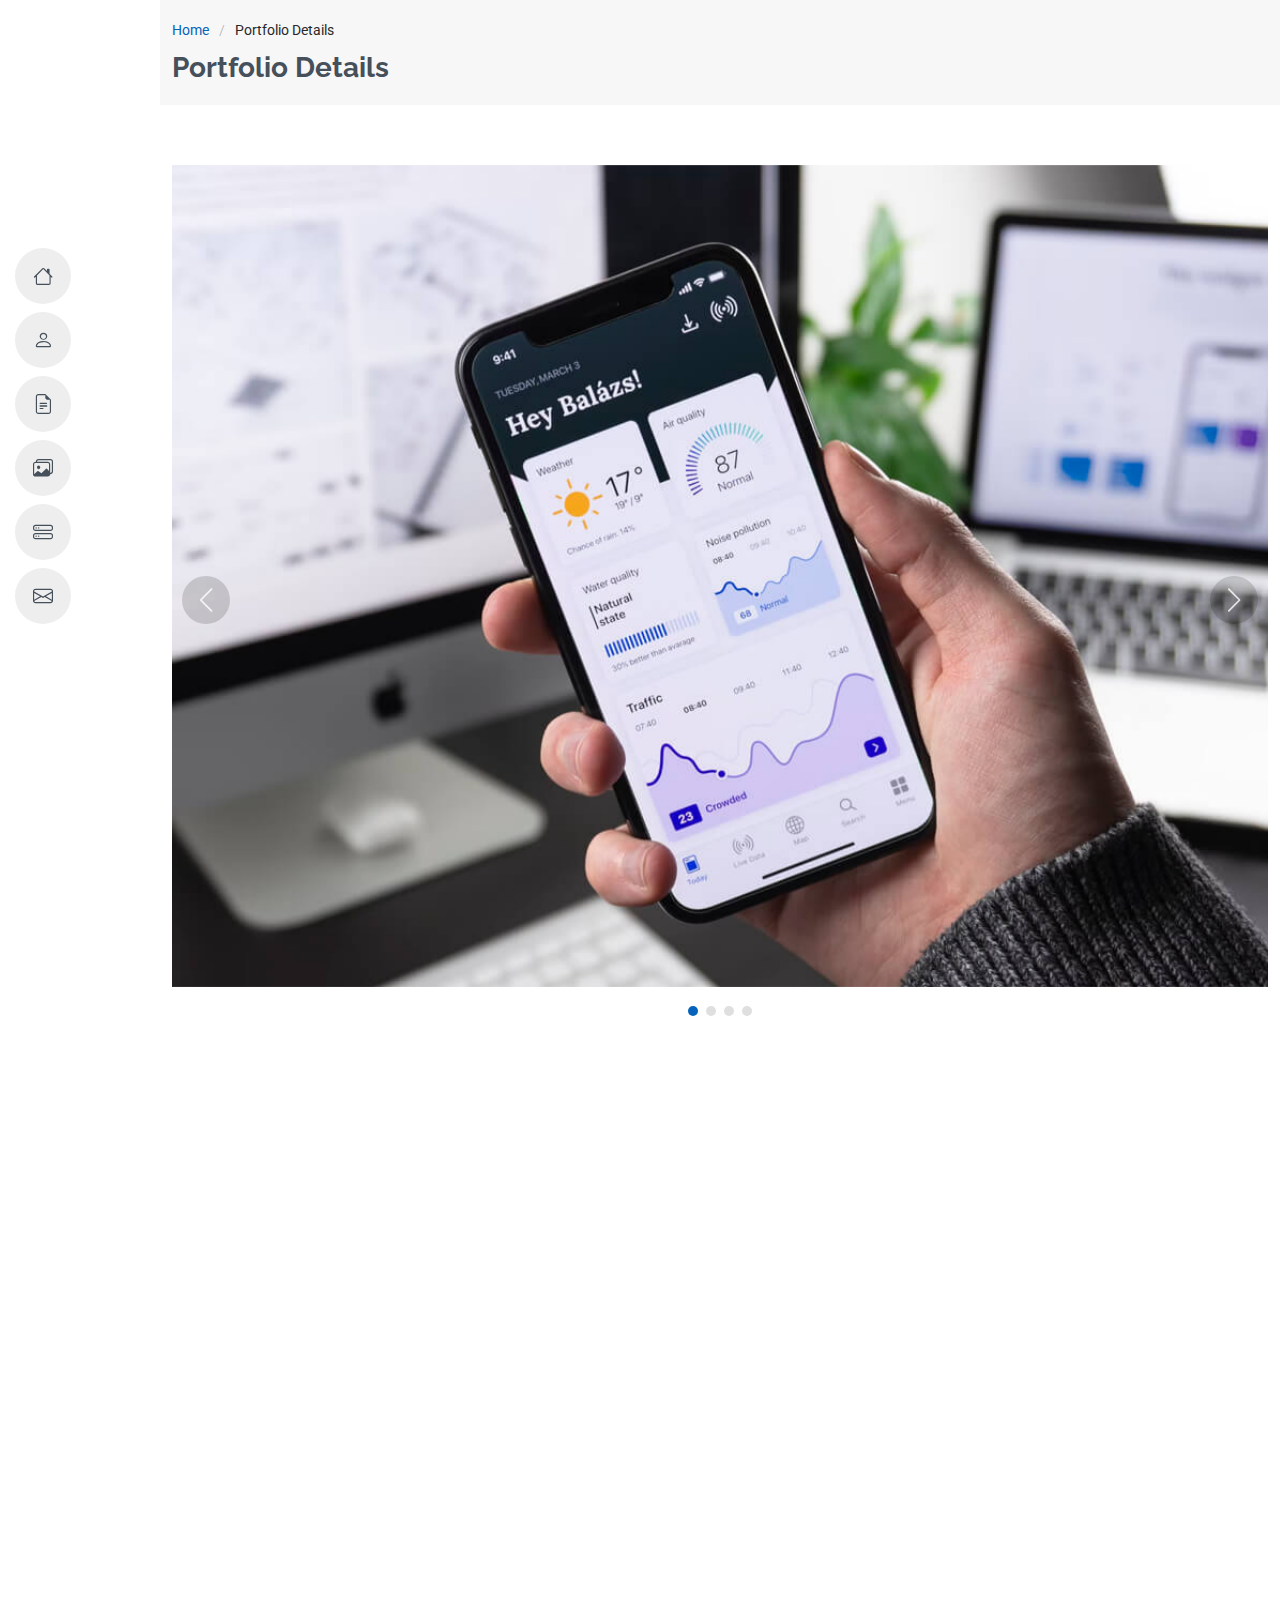
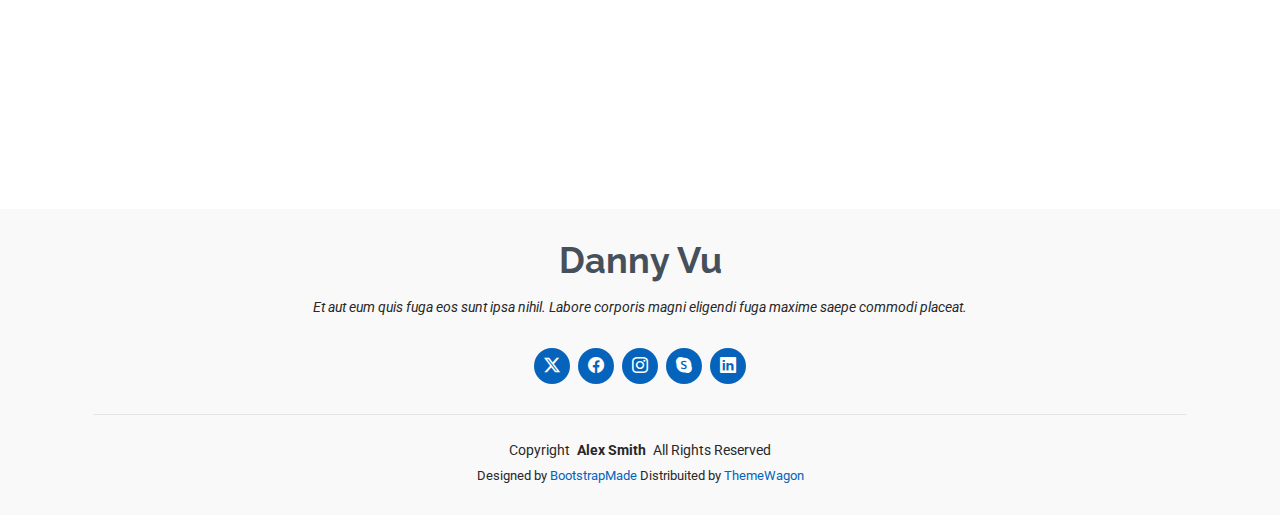
<file: portfolio-details.html>
<!DOCTYPE html>
<html lang="en">

<head>
  <meta charset="utf-8">
  <meta content="width=device-width, initial-scale=1.0" name="viewport">
  <title>Portfolio Details - MyResume Bootstrap Template</title>
  <meta content="" name="description">
  <meta content="" name="keywords">

  <!-- Favicons -->
  <link href="assets/img/favicon.png" rel="icon">
  <link href="assets/img/apple-touch-icon.png" rel="apple-touch-icon">

  <!-- Fonts -->
  <link href="https://fonts.googleapis.com" rel="preconnect">
  <link href="https://fonts.gstatic.com" rel="preconnect" crossorigin>
  <link href="https://fonts.googleapis.com/css2?family=Roboto:ital,wght@0,100;0,300;0,400;0,500;0,700;0,900;1,100;1,300;1,400;1,500;1,700;1,900&family=Poppins:ital,wght@0,100;0,200;0,300;0,400;0,500;0,600;0,700;0,800;0,900;1,100;1,200;1,300;1,400;1,500;1,600;1,700;1,800;1,900&family=Raleway:ital,wght@0,100;0,200;0,300;0,400;0,500;0,600;0,700;0,800;0,900;1,100;1,200;1,300;1,400;1,500;1,600;1,700;1,800;1,900&display=swap" rel="stylesheet">

  <!-- Vendor CSS Files -->
  <link href="assets/vendor/bootstrap/css/bootstrap.min.css" rel="stylesheet">
  <link href="assets/vendor/bootstrap-icons/bootstrap-icons.css" rel="stylesheet">
  <link href="assets/vendor/aos/aos.css" rel="stylesheet">
  <link href="assets/vendor/glightbox/css/glightbox.min.css" rel="stylesheet">
  <link href="assets/vendor/swiper/swiper-bundle.min.css" rel="stylesheet">

  <!-- Main CSS File -->
  <link href="assets/css/main.css" rel="stylesheet">

  <!-- =======================================================
  * Template Name: MyResume
  * Template URL: https://bootstrapmade.com/free-html-bootstrap-template-my-resume/
  * Updated: Jun 29 2024 with Bootstrap v5.3.3
  * Author: BootstrapMade.com
  * License: https://bootstrapmade.com/license/
  ======================================================== -->
</head>

<body class="portfolio-details-page">

  <header id="header" class="header d-flex flex-column justify-content-center">

    <i class="header-toggle d-xl-none bi bi-list"></i>

    <nav id="navmenu" class="navmenu">
      <ul>
        <li><a href="#hero"><i class="bi bi-house navicon"></i><span>Home</span></a></li>
        <li><a href="#about"><i class="bi bi-person navicon"></i><span>About</span></a></li>
        <li><a href="#resume"><i class="bi bi-file-earmark-text navicon"></i><span>Resume</span></a></li>
        <li><a href="#portfolio"><i class="bi bi-images navicon"></i><span>Portfolio</span></a></li>
        <li><a href="#services"><i class="bi bi-hdd-stack navicon"></i><span>Services</span></a></li>
        <li><a href="#contact"><i class="bi bi-envelope navicon"></i><span>Contact</span></a></li>
      </ul>
    </nav>

  </header>

  <main class="main">

    <!-- Page Title -->
    <div class="page-title" data-aos="fade">
      <div class="container">
        <nav class="breadcrumbs">
          <ol>
            <li><a href="index.html">Home</a></li>
            <li class="current">Portfolio Details</li>
          </ol>
        </nav>
        <h1>Portfolio Details</h1>
      </div>
    </div><!-- End Page Title -->

    <!-- Portfolio Details Section -->
    <section id="portfolio-details" class="portfolio-details section">

      <div class="container" data-aos="fade-up">

        <div class="portfolio-details-slider swiper init-swiper">
          <script type="application/json" class="swiper-config">
            {
              "loop": true,
              "speed": 600,
              "autoplay": {
                "delay": 5000
              },
              "slidesPerView": "auto",
              "navigation": {
                "nextEl": ".swiper-button-next",
                "prevEl": ".swiper-button-prev"
              },
              "pagination": {
                "el": ".swiper-pagination",
                "type": "bullets",
                "clickable": true
              }
            }
          </script>
          <div class="swiper-wrapper align-items-center">

            <div class="swiper-slide">
              <img src="assets/img/portfolio/app-1.jpg" alt="">
            </div>

            <div class="swiper-slide">
              <img src="assets/img/portfolio/product-1.jpg" alt="">
            </div>

            <div class="swiper-slide">
              <img src="assets/img/portfolio/branding-1.jpg" alt="">
            </div>

            <div class="swiper-slide">
              <img src="assets/img/portfolio/books-1.jpg" alt="">
            </div>

          </div>
          <div class="swiper-button-prev"></div>
          <div class="swiper-button-next"></div>
          <div class="swiper-pagination"></div>
        </div>

        <div class="row justify-content-between gy-4 mt-4">

          <div class="col-lg-8" data-aos="fade-up">
            <div class="portfolio-description">
              <h2>This is an example of portfolio details</h2>
              <p>
                Autem ipsum nam porro corporis rerum. Quis eos dolorem eos itaque inventore commodi labore quia quia. Exercitationem repudiandae officiis neque suscipit non officia eaque itaque enim. Voluptatem officia accusantium nesciunt est omnis tempora consectetur dignissimos. Sequi nulla at esse enim cum deserunt eius.
              </p>
              <p>
                Amet consequatur qui dolore veniam voluptatem voluptatem sit. Non aspernatur atque natus ut cum nam et. Praesentium error dolores rerum minus sequi quia veritatis eum. Eos et doloribus doloremque nesciunt molestiae laboriosam.
              </p>

              <div class="testimonial-item">
                <p>
                  <i class="bi bi-quote quote-icon-left"></i>
                  <span>Export tempor illum tamen malis malis eram quae irure esse labore quem cillum quid cillum eram malis quorum velit fore eram velit sunt aliqua noster fugiat irure amet legam anim culpa.</span>
                  <i class="bi bi-quote quote-icon-right"></i>
                </p>
                <div>
                  <img src="assets/img/testimonials/testimonials-2.jpg" class="testimonial-img" alt="">
                  <h3>Sara Wilsson</h3>
                  <h4>Designer</h4>
                </div>
              </div>

              <p>
                Impedit ipsum quae et aliquid doloribus et voluptatem quasi. Perspiciatis occaecati earum et magnam animi. Quibusdam non qui ea vitae suscipit vitae sunt. Repudiandae incidunt cumque minus deserunt assumenda tempore. Delectus voluptas necessitatibus est.
              </p>

              <p>
                Sunt voluptatum sapiente facilis quo odio aut ipsum repellat debitis. Molestiae et autem libero. Explicabo et quod necessitatibus similique quis dolor eum. Numquam eaque praesentium rem et qui nesciunt.
              </p>

            </div>
          </div>

          <div class="col-lg-3" data-aos="fade-up" data-aos-delay="100">
            <div class="portfolio-info">
              <h3>Project information</h3>
              <ul>
                <li><strong>Category</strong> Web design</li>
                <li><strong>Client</strong> ASU Company</li>
                <li><strong>Project date</strong> 01 March, 2020</li>
                <li><strong>Project URL</strong> <a href="#">www.example.com</a></li>
                <li><a href="#" class="btn-visit align-self-start">Visit Website</a></li>
              </ul>
            </div>
          </div>

        </div>

      </div>

    </section><!-- /Portfolio Details Section -->

  </main>

  <footer id="footer" class="footer position-relative light-background">
    <div class="container">
      <h3 class="sitename">Danny Vu</h3>
      <p>Et aut eum quis fuga eos sunt ipsa nihil. Labore corporis magni eligendi fuga maxime saepe commodi placeat.</p>
      <div class="social-links d-flex justify-content-center">
        <a href=""><i class="bi bi-twitter-x"></i></a>
        <a href=""><i class="bi bi-facebook"></i></a>
        <a href=""><i class="bi bi-instagram"></i></a>
        <a href=""><i class="bi bi-skype"></i></a>
        <a href=""><i class="bi bi-linkedin"></i></a>
      </div>
      <div class="container">
        <div class="copyright">
          <span>Copyright</span> <strong class="px-1 sitename">Alex Smith</strong> <span>All Rights Reserved</span>
        </div>
        <div class="credits">
          <!-- All the links in the footer should remain intact. -->
          <!-- You can delete the links only if you've purchased the pro version. -->
          <!-- Licensing information: https://bootstrapmade.com/license/ -->
          <!-- Purchase the pro version with working PHP/AJAX contact form: [buy-url] -->
          Designed by <a href="https://bootstrapmade.com/">BootstrapMade</a> Distribuited by <a href="https://themewagon.com">ThemeWagon</a>
        </div>
      </div>
    </div>
  </footer>

  <!-- Scroll Top -->
  <a href="#" id="scroll-top" class="scroll-top d-flex align-items-center justify-content-center"><i class="bi bi-arrow-up-short"></i></a>

  <!-- Preloader -->
  <div id="preloader"></div>

  <!-- Vendor JS Files -->
  <script src="assets/vendor/bootstrap/js/bootstrap.bundle.min.js"></script>
  <script src="assets/vendor/php-email-form/validate.js"></script>
  <script src="assets/vendor/aos/aos.js"></script>
  <script src="assets/vendor/typed.js/typed.umd.js"></script>
  <script src="assets/vendor/purecounter/purecounter_vanilla.js"></script>
  <script src="assets/vendor/waypoints/noframework.waypoints.js"></script>
  <script src="assets/vendor/glightbox/js/glightbox.min.js"></script>
  <script src="assets/vendor/imagesloaded/imagesloaded.pkgd.min.js"></script>
  <script src="assets/vendor/isotope-layout/isotope.pkgd.min.js"></script>
  <script src="assets/vendor/swiper/swiper-bundle.min.js"></script>

  <!-- Main JS File -->
  <script src="assets/js/main.js"></script>

</body>

</html>
</file>
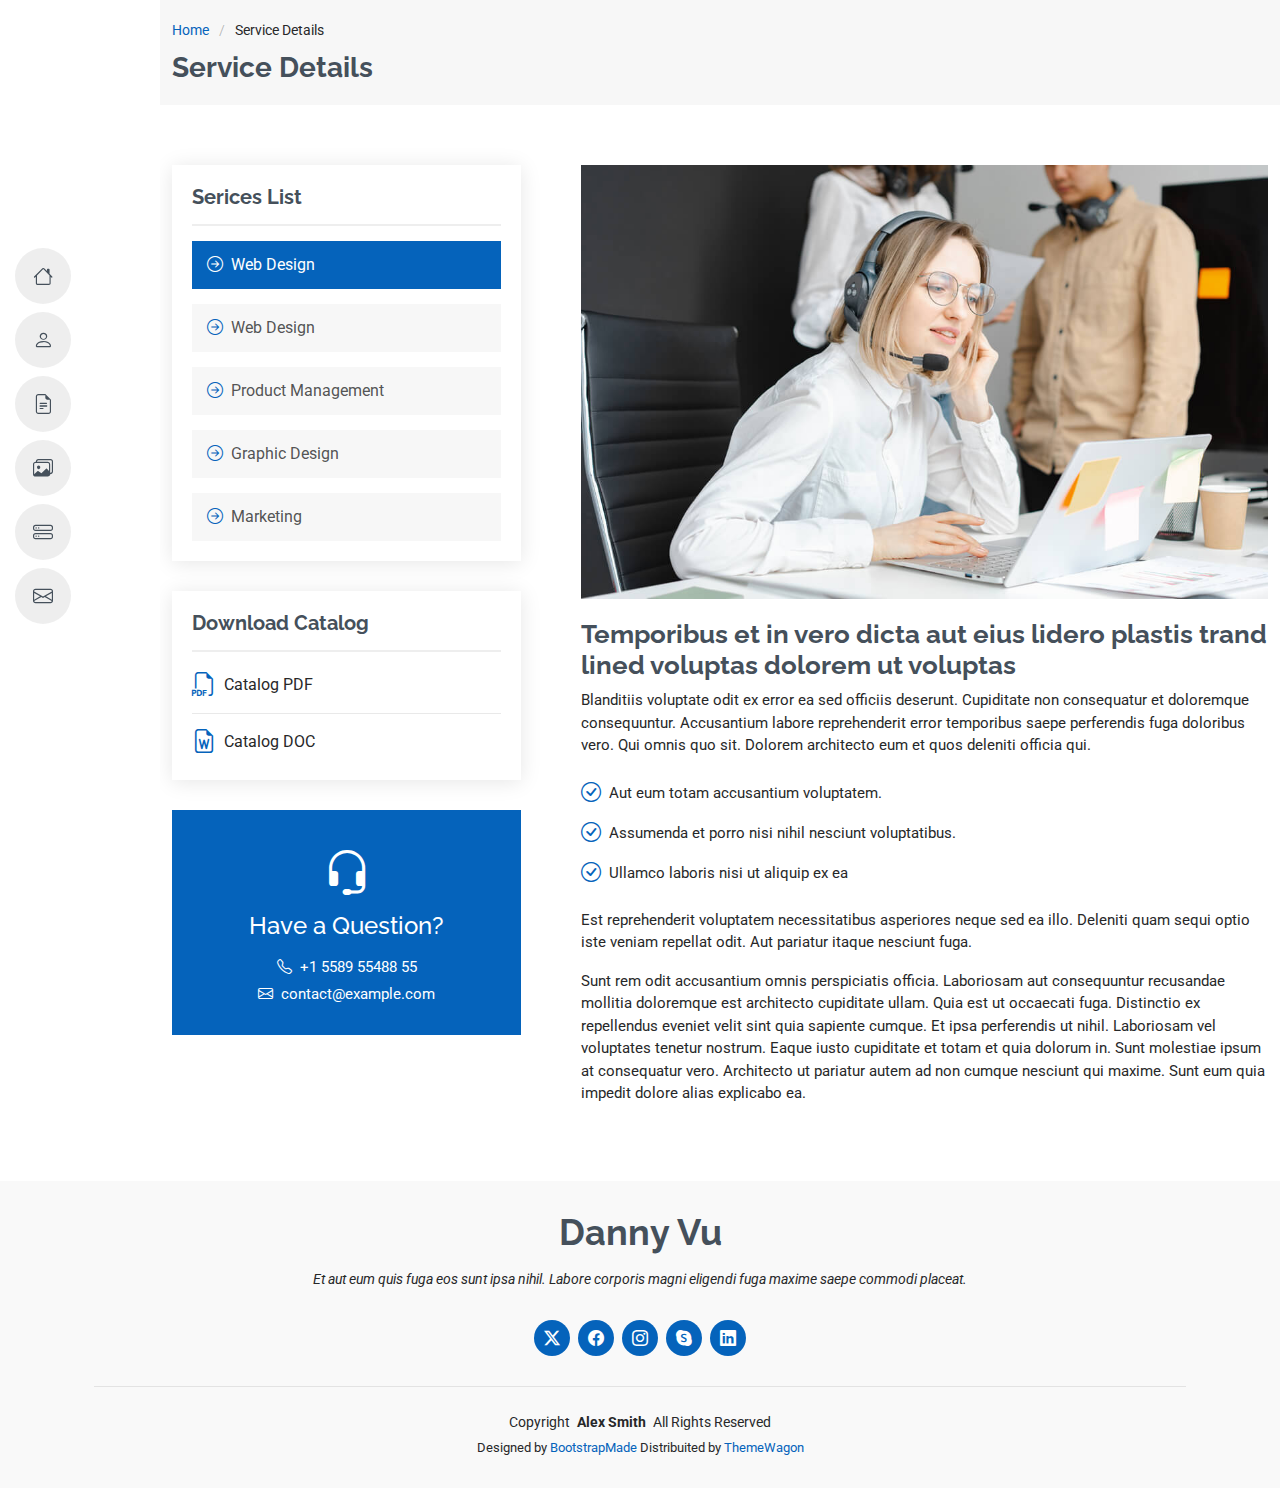
<file: service-details.html>
<!DOCTYPE html>
<html lang="en">

<head>
  <meta charset="utf-8">
  <meta content="width=device-width, initial-scale=1.0" name="viewport">
  <title>Service Details - MyResume Bootstrap Template</title>
  <meta content="" name="description">
  <meta content="" name="keywords">

  <!-- Favicons -->
  <link href="assets/img/favicon.png" rel="icon">
  <link href="assets/img/apple-touch-icon.png" rel="apple-touch-icon">

  <!-- Fonts -->
  <link href="https://fonts.googleapis.com" rel="preconnect">
  <link href="https://fonts.gstatic.com" rel="preconnect" crossorigin>
  <link href="https://fonts.googleapis.com/css2?family=Roboto:ital,wght@0,100;0,300;0,400;0,500;0,700;0,900;1,100;1,300;1,400;1,500;1,700;1,900&family=Poppins:ital,wght@0,100;0,200;0,300;0,400;0,500;0,600;0,700;0,800;0,900;1,100;1,200;1,300;1,400;1,500;1,600;1,700;1,800;1,900&family=Raleway:ital,wght@0,100;0,200;0,300;0,400;0,500;0,600;0,700;0,800;0,900;1,100;1,200;1,300;1,400;1,500;1,600;1,700;1,800;1,900&display=swap" rel="stylesheet">

  <!-- Vendor CSS Files -->
  <link href="assets/vendor/bootstrap/css/bootstrap.min.css" rel="stylesheet">
  <link href="assets/vendor/bootstrap-icons/bootstrap-icons.css" rel="stylesheet">
  <link href="assets/vendor/aos/aos.css" rel="stylesheet">
  <link href="assets/vendor/glightbox/css/glightbox.min.css" rel="stylesheet">
  <link href="assets/vendor/swiper/swiper-bundle.min.css" rel="stylesheet">

  <!-- Main CSS File -->
  <link href="assets/css/main.css" rel="stylesheet">

  <!-- =======================================================
  * Template Name: MyResume
  * Template URL: https://bootstrapmade.com/free-html-bootstrap-template-my-resume/
  * Updated: Jun 29 2024 with Bootstrap v5.3.3
  * Author: BootstrapMade.com
  * License: https://bootstrapmade.com/license/
  ======================================================== -->
</head>

<body class="service-details-page">

  <header id="header" class="header d-flex flex-column justify-content-center">

    <i class="header-toggle d-xl-none bi bi-list"></i>

    <nav id="navmenu" class="navmenu">
      <ul>
        <li><a href="#hero"><i class="bi bi-house navicon"></i><span>Home</span></a></li>
        <li><a href="#about"><i class="bi bi-person navicon"></i><span>About</span></a></li>
        <li><a href="#resume"><i class="bi bi-file-earmark-text navicon"></i><span>Resume</span></a></li>
        <li><a href="#portfolio"><i class="bi bi-images navicon"></i><span>Portfolio</span></a></li>
        <li><a href="#services"><i class="bi bi-hdd-stack navicon"></i><span>Services</span></a></li>
        <li><a href="#contact"><i class="bi bi-envelope navicon"></i><span>Contact</span></a></li>
      </ul>
    </nav>

  </header>

  <main class="main">

    <!-- Page Title -->
    <div class="page-title" data-aos="fade">
      <div class="container">
        <nav class="breadcrumbs">
          <ol>
            <li><a href="index.html">Home</a></li>
            <li class="current">Service Details</li>
          </ol>
        </nav>
        <h1>Service Details</h1>
      </div>
    </div><!-- End Page Title -->

    <!-- Service Details Section -->
    <section id="service-details" class="service-details section">

      <div class="container">

        <div class="row gy-5">

          <div class="col-lg-4" data-aos="fade-up" data-aos-delay="100">

            <div class="service-box">
              <h4>Serices List</h4>
              <div class="services-list">
                <a href="#" class="active"><i class="bi bi-arrow-right-circle"></i><span>Web Design</span></a>
                <a href="#"><i class="bi bi-arrow-right-circle"></i><span>Web Design</span></a>
                <a href="#"><i class="bi bi-arrow-right-circle"></i><span>Product Management</span></a>
                <a href="#"><i class="bi bi-arrow-right-circle"></i><span>Graphic Design</span></a>
                <a href="#"><i class="bi bi-arrow-right-circle"></i><span>Marketing</span></a>
              </div>
            </div><!-- End Services List -->

            <div class="service-box">
              <h4>Download Catalog</h4>
              <div class="download-catalog">
                <a href="#"><i class="bi bi-filetype-pdf"></i><span>Catalog PDF</span></a>
                <a href="#"><i class="bi bi-file-earmark-word"></i><span>Catalog DOC</span></a>
              </div>
            </div><!-- End Services List -->

            <div class="help-box d-flex flex-column justify-content-center align-items-center">
              <i class="bi bi-headset help-icon"></i>
              <h4>Have a Question?</h4>
              <p class="d-flex align-items-center mt-2 mb-0"><i class="bi bi-telephone me-2"></i> <span>+1 5589 55488 55</span></p>
              <p class="d-flex align-items-center mt-1 mb-0"><i class="bi bi-envelope me-2"></i> <a href="mailto:contact@example.com">contact@example.com</a></p>
            </div>

          </div>

          <div class="col-lg-8 ps-lg-5" data-aos="fade-up" data-aos-delay="200">
            <img src="assets/img/services.jpg" alt="" class="img-fluid services-img">
            <h3>Temporibus et in vero dicta aut eius lidero plastis trand lined voluptas dolorem ut voluptas</h3>
            <p>
              Blanditiis voluptate odit ex error ea sed officiis deserunt. Cupiditate non consequatur et doloremque consequuntur. Accusantium labore reprehenderit error temporibus saepe perferendis fuga doloribus vero. Qui omnis quo sit. Dolorem architecto eum et quos deleniti officia qui.
            </p>
            <ul>
              <li><i class="bi bi-check-circle"></i> <span>Aut eum totam accusantium voluptatem.</span></li>
              <li><i class="bi bi-check-circle"></i> <span>Assumenda et porro nisi nihil nesciunt voluptatibus.</span></li>
              <li><i class="bi bi-check-circle"></i> <span>Ullamco laboris nisi ut aliquip ex ea</span></li>
            </ul>
            <p>
              Est reprehenderit voluptatem necessitatibus asperiores neque sed ea illo. Deleniti quam sequi optio iste veniam repellat odit. Aut pariatur itaque nesciunt fuga.
            </p>
            <p>
              Sunt rem odit accusantium omnis perspiciatis officia. Laboriosam aut consequuntur recusandae mollitia doloremque est architecto cupiditate ullam. Quia est ut occaecati fuga. Distinctio ex repellendus eveniet velit sint quia sapiente cumque. Et ipsa perferendis ut nihil. Laboriosam vel voluptates tenetur nostrum. Eaque iusto cupiditate et totam et quia dolorum in. Sunt molestiae ipsum at consequatur vero. Architecto ut pariatur autem ad non cumque nesciunt qui maxime. Sunt eum quia impedit dolore alias explicabo ea.
            </p>
          </div>

        </div>

      </div>

    </section><!-- /Service Details Section -->

  </main>

  <footer id="footer" class="footer position-relative light-background">
    <div class="container">
      <h3 class="sitename">Danny Vu</h3>
      <p>Et aut eum quis fuga eos sunt ipsa nihil. Labore corporis magni eligendi fuga maxime saepe commodi placeat.</p>
      <div class="social-links d-flex justify-content-center">
        <a href=""><i class="bi bi-twitter-x"></i></a>
        <a href=""><i class="bi bi-facebook"></i></a>
        <a href=""><i class="bi bi-instagram"></i></a>
        <a href=""><i class="bi bi-skype"></i></a>
        <a href=""><i class="bi bi-linkedin"></i></a>
      </div>
      <div class="container">
        <div class="copyright">
          <span>Copyright</span> <strong class="px-1 sitename">Alex Smith</strong> <span>All Rights Reserved</span>
        </div>
        <div class="credits">
          <!-- All the links in the footer should remain intact. -->
          <!-- You can delete the links only if you've purchased the pro version. -->
          <!-- Licensing information: https://bootstrapmade.com/license/ -->
          <!-- Purchase the pro version with working PHP/AJAX contact form: [buy-url] -->
          Designed by <a href="https://bootstrapmade.com/">BootstrapMade</a> Distribuited by <a href="https://themewagon.com">ThemeWagon</a>
        </div>
      </div>
    </div>
  </footer>

  <!-- Scroll Top -->
  <a href="#" id="scroll-top" class="scroll-top d-flex align-items-center justify-content-center"><i class="bi bi-arrow-up-short"></i></a>

  <!-- Preloader -->
  <div id="preloader"></div>

  <!-- Vendor JS Files -->
  <script src="assets/vendor/bootstrap/js/bootstrap.bundle.min.js"></script>
  <script src="assets/vendor/php-email-form/validate.js"></script>
  <script src="assets/vendor/aos/aos.js"></script>
  <script src="assets/vendor/typed.js/typed.umd.js"></script>
  <script src="assets/vendor/purecounter/purecounter_vanilla.js"></script>
  <script src="assets/vendor/waypoints/noframework.waypoints.js"></script>
  <script src="assets/vendor/glightbox/js/glightbox.min.js"></script>
  <script src="assets/vendor/imagesloaded/imagesloaded.pkgd.min.js"></script>
  <script src="assets/vendor/isotope-layout/isotope.pkgd.min.js"></script>
  <script src="assets/vendor/swiper/swiper-bundle.min.js"></script>

  <!-- Main JS File -->
  <script src="assets/js/main.js"></script>

</body>

</html>
</file>
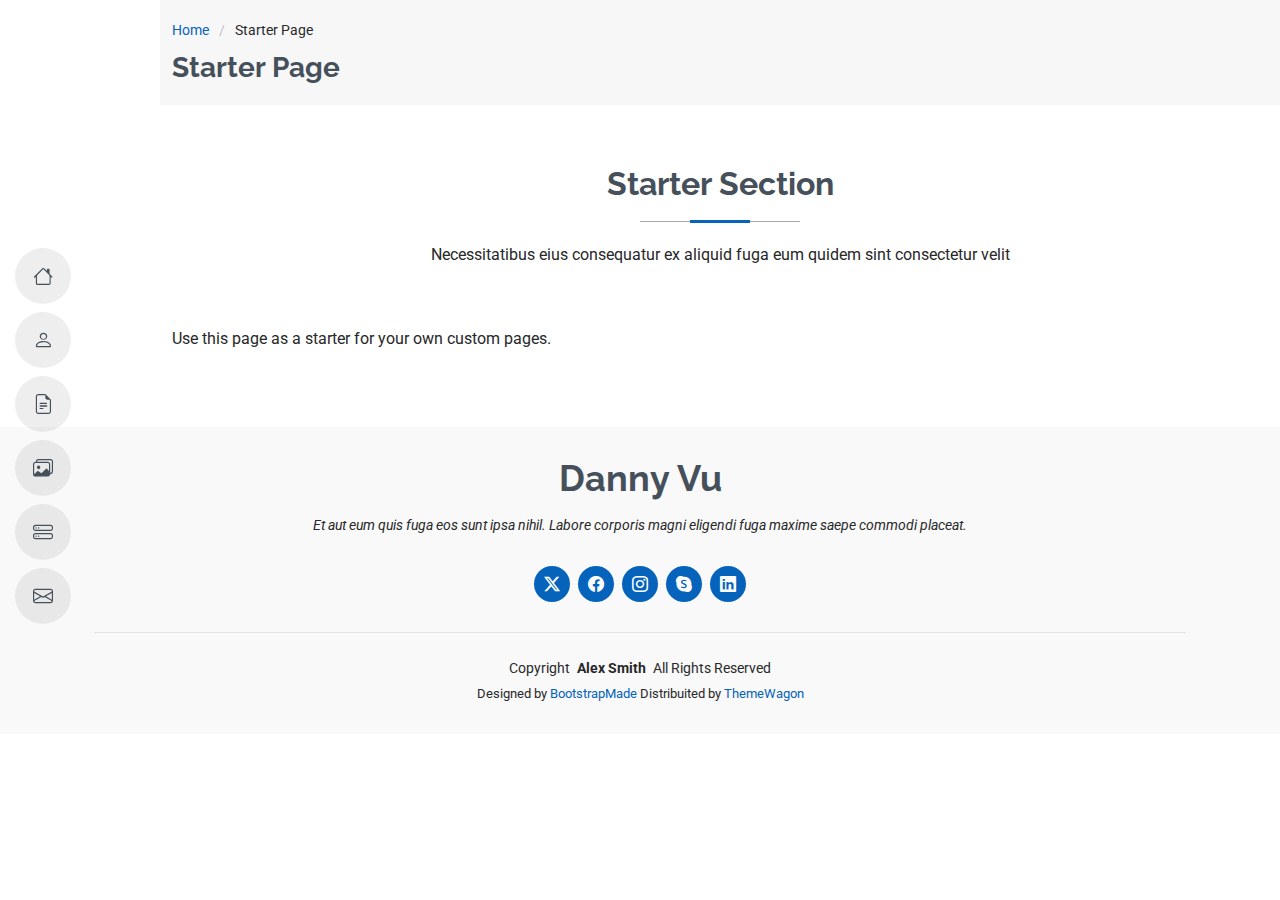
<file: starter-page.html>
<!DOCTYPE html>
<html lang="en">

<head>
  <meta charset="utf-8">
  <meta content="width=device-width, initial-scale=1.0" name="viewport">
  <title>Starter Page - MyResume Bootstrap Template</title>
  <meta content="" name="description">
  <meta content="" name="keywords">

  <!-- Favicons -->
  <link href="assets/img/favicon.png" rel="icon">
  <link href="assets/img/apple-touch-icon.png" rel="apple-touch-icon">

  <!-- Fonts -->
  <link href="https://fonts.googleapis.com" rel="preconnect">
  <link href="https://fonts.gstatic.com" rel="preconnect" crossorigin>
  <link href="https://fonts.googleapis.com/css2?family=Roboto:ital,wght@0,100;0,300;0,400;0,500;0,700;0,900;1,100;1,300;1,400;1,500;1,700;1,900&family=Poppins:ital,wght@0,100;0,200;0,300;0,400;0,500;0,600;0,700;0,800;0,900;1,100;1,200;1,300;1,400;1,500;1,600;1,700;1,800;1,900&family=Raleway:ital,wght@0,100;0,200;0,300;0,400;0,500;0,600;0,700;0,800;0,900;1,100;1,200;1,300;1,400;1,500;1,600;1,700;1,800;1,900&display=swap" rel="stylesheet">

  <!-- Vendor CSS Files -->
  <link href="assets/vendor/bootstrap/css/bootstrap.min.css" rel="stylesheet">
  <link href="assets/vendor/bootstrap-icons/bootstrap-icons.css" rel="stylesheet">
  <link href="assets/vendor/aos/aos.css" rel="stylesheet">
  <link href="assets/vendor/glightbox/css/glightbox.min.css" rel="stylesheet">
  <link href="assets/vendor/swiper/swiper-bundle.min.css" rel="stylesheet">

  <!-- Main CSS File -->
  <link href="assets/css/main.css" rel="stylesheet">

  <!-- =======================================================
  * Template Name: MyResume
  * Template URL: https://bootstrapmade.com/free-html-bootstrap-template-my-resume/
  * Updated: Jun 29 2024 with Bootstrap v5.3.3
  * Author: BootstrapMade.com
  * License: https://bootstrapmade.com/license/
  ======================================================== -->
</head>

<body class="starter-page-page">

  <header id="header" class="header d-flex flex-column justify-content-center">

    <i class="header-toggle d-xl-none bi bi-list"></i>

    <nav id="navmenu" class="navmenu">
      <ul>
        <li><a href="#hero"><i class="bi bi-house navicon"></i><span>Home</span></a></li>
        <li><a href="#about"><i class="bi bi-person navicon"></i><span>About</span></a></li>
        <li><a href="#resume"><i class="bi bi-file-earmark-text navicon"></i><span>Resume</span></a></li>
        <li><a href="#portfolio"><i class="bi bi-images navicon"></i><span>Portfolio</span></a></li>
        <li><a href="#services"><i class="bi bi-hdd-stack navicon"></i><span>Services</span></a></li>
        <li><a href="#contact"><i class="bi bi-envelope navicon"></i><span>Contact</span></a></li>
      </ul>
    </nav>

  </header>

  <main class="main">

    <!-- Page Title -->
    <div class="page-title" data-aos="fade">
      <div class="container">
        <nav class="breadcrumbs">
          <ol>
            <li><a href="index.html">Home</a></li>
            <li class="current">Starter Page</li>
          </ol>
        </nav>
        <h1>Starter Page</h1>
      </div>
    </div><!-- End Page Title -->

    <!-- Starter Section Section -->
    <section id="starter-section" class="starter-section section">

      <!-- Section Title -->
      <div class="container section-title" data-aos="fade-up">
        <h2>Starter Section</h2>
        <p>Necessitatibus eius consequatur ex aliquid fuga eum quidem sint consectetur velit</p>
      </div><!-- End Section Title -->

      <div class="container" data-aos="fade-up">
        <p>Use this page as a starter for your own custom pages.</p>
      </div>

    </section><!-- /Starter Section Section -->

  </main>

  <footer id="footer" class="footer position-relative light-background">
    <div class="container">
      <h3 class="sitename">Danny Vu</h3>
      <p>Et aut eum quis fuga eos sunt ipsa nihil. Labore corporis magni eligendi fuga maxime saepe commodi placeat.</p>
      <div class="social-links d-flex justify-content-center">
        <a href=""><i class="bi bi-twitter-x"></i></a>
        <a href=""><i class="bi bi-facebook"></i></a>
        <a href=""><i class="bi bi-instagram"></i></a>
        <a href=""><i class="bi bi-skype"></i></a>
        <a href=""><i class="bi bi-linkedin"></i></a>
      </div>
      <div class="container">
        <div class="copyright">
          <span>Copyright</span> <strong class="px-1 sitename">Alex Smith</strong> <span>All Rights Reserved</span>
        </div>
        <div class="credits">
          <!-- All the links in the footer should remain intact. -->
          <!-- You can delete the links only if you've purchased the pro version. -->
          <!-- Licensing information: https://bootstrapmade.com/license/ -->
          <!-- Purchase the pro version with working PHP/AJAX contact form: [buy-url] -->
          Designed by <a href="https://bootstrapmade.com/">BootstrapMade</a> Distribuited by <a href="https://themewagon.com">ThemeWagon</a>
        </div>
      </div>
    </div>
  </footer>

  <!-- Scroll Top -->
  <a href="#" id="scroll-top" class="scroll-top d-flex align-items-center justify-content-center"><i class="bi bi-arrow-up-short"></i></a>

  <!-- Preloader -->
  <div id="preloader"></div>

  <!-- Vendor JS Files -->
  <script src="assets/vendor/bootstrap/js/bootstrap.bundle.min.js"></script>
  <script src="assets/vendor/php-email-form/validate.js"></script>
  <script src="assets/vendor/aos/aos.js"></script>
  <script src="assets/vendor/typed.js/typed.umd.js"></script>
  <script src="assets/vendor/purecounter/purecounter_vanilla.js"></script>
  <script src="assets/vendor/waypoints/noframework.waypoints.js"></script>
  <script src="assets/vendor/glightbox/js/glightbox.min.js"></script>
  <script src="assets/vendor/imagesloaded/imagesloaded.pkgd.min.js"></script>
  <script src="assets/vendor/isotope-layout/isotope.pkgd.min.js"></script>
  <script src="assets/vendor/swiper/swiper-bundle.min.js"></script>

  <!-- Main JS File -->
  <script src="assets/js/main.js"></script>

</body>

</html>
</file>
<file: assets/css/main.css>
/**
* Template Name: MyResume
* Template URL: https://bootstrapmade.com/free-html-bootstrap-template-my-resume/
* Updated: Jun 29 2024 with Bootstrap v5.3.3
* Author: BootstrapMade.com
* License: https://bootstrapmade.com/license/
*/

/*--------------------------------------------------------------
# Font & Color Variables
# Help: https://bootstrapmade.com/color-system/
--------------------------------------------------------------*/
/* Fonts */
:root {
  --default-font: "Roboto",  system-ui, -apple-system, "Segoe UI", Roboto, "Helvetica Neue", Arial, "Noto Sans", "Liberation Sans", sans-serif, "Apple Color Emoji", "Segoe UI Emoji", "Segoe UI Symbol", "Noto Color Emoji";
  --heading-font: "Raleway",  sans-serif;
  --nav-font: "Poppins",  sans-serif;
}

/* Global Colors - The following color variables are used throughout the website. Updating them here will change the color scheme of the entire website */
:root { 
  --background-color: #ffffff; /* Background color for the entire website, including individual sections */
  --default-color: #272829; /* Default color used for the majority of the text content across the entire website */
  --heading-color: #45505b; /* Color for headings, subheadings and title throughout the website */
  --accent-color: #0563bb; /* Accent color that represents your brand on the website. It's used for buttons, links, and other elements that need to stand out */
  --surface-color: #ffffff; /* The surface color is used as a background of boxed elements within sections, such as cards, icon boxes, or other elements that require a visual separation from the global background. */
  --contrast-color: #ffffff; /* Contrast color for text, ensuring readability against backgrounds of accent, heading, or default colors. */
}

/* Nav Menu Colors - The following color variables are used specifically for the navigation menu. They are separate from the global colors to allow for more customization options */
:root {
  --nav-color: #45505b;  /* The default color of the main navmenu links */
  --nav-hover-color: #0563bb; /* Applied to main navmenu links when they are hovered over or active */
  --nav-mobile-background-color: #ffffff; /* Used as the background color for mobile navigation menu */
  --nav-dropdown-background-color: #ffffff; /* Used as the background color for dropdown items that appear when hovering over primary navigation items */
  --nav-dropdown-color: #212529; /* Used for navigation links of the dropdown items in the navigation menu. */
  --nav-dropdown-hover-color: #0563bb; /* Similar to --nav-hover-color, this color is applied to dropdown navigation links when they are hovered over. */
}

/* Color Presets - These classes override global colors when applied to any section or element, providing reuse of the sam color scheme. */

.light-background {
  --background-color: #f9f9f9;
  --surface-color: #ffffff;
}

.dark-background {
  --background-color: #060606;
  --default-color: #ffffff;
  --heading-color: #ffffff;
  --surface-color: #252525;
  --contrast-color: #ffffff;
}

/* Smooth scroll */
:root {
  scroll-behavior: smooth;
}

/*--------------------------------------------------------------
# General Styling & Shared Classes
--------------------------------------------------------------*/
body {
  color: var(--default-color);
  background-color: var(--background-color);
  font-family: var(--default-font);
}

a {
  color: var(--accent-color);
  text-decoration: none;
  transition: 0.3s;
}

a:hover {
  color: color-mix(in srgb, var(--accent-color), transparent 25%);
  text-decoration: none;
}

h1,
h2,
h3,
h4,
h5,
h6 {
  color: var(--heading-color);
  font-family: var(--heading-font);
}

/* PHP Email Form Messages
------------------------------*/
.php-email-form .error-message {
  display: none;
  background: #df1529;
  color: #ffffff;
  text-align: left;
  padding: 15px;
  margin-bottom: 24px;
  font-weight: 600;
}

.php-email-form .sent-message {
  display: none;
  color: #ffffff;
  background: #059652;
  text-align: center;
  padding: 15px;
  margin-bottom: 24px;
  font-weight: 600;
}

.php-email-form .loading {
  display: none;
  background: var(--surface-color);
  text-align: center;
  padding: 15px;
  margin-bottom: 24px;
}

.php-email-form .loading:before {
  content: "";
  display: inline-block;
  border-radius: 50%;
  width: 24px;
  height: 24px;
  margin: 0 10px -6px 0;
  border: 3px solid var(--accent-color);
  border-top-color: var(--surface-color);
  animation: php-email-form-loading 1s linear infinite;
}

@keyframes php-email-form-loading {
  0% {
    transform: rotate(0deg);
  }

  100% {
    transform: rotate(360deg);
  }
}

/*--------------------------------------------------------------
# Global Header
--------------------------------------------------------------*/
.header {
  color: var(--default-color);
  position: fixed;
  top: 0;
  left: 0;
  bottom: 0;
  padding: 0 15px;
  transition: all ease-in-out 0.3s;
  overflow-y: auto;
  z-index: 997;
  min-width: 200px;
}

@media (max-width: 1199px) {
  .header {
    background-color: var(--background-color);
    border-right: 1px solid color-mix(in srgb, var(--default-color), transparent 90%);
    width: 300px;
    left: -100%;
  }
}

@media (min-width: 1200px) and (max-width: 1600px) {
  .header~main {
    margin-left: 160px;
  }

  .header~main .hero {
    margin-left: -160px;
    width: 100vw;
  }
}

.header.header-show {
  left: 0;
}

.header .header-toggle {
  color: var(--contrast-color);
  background-color: var(--accent-color);
  font-size: 22px;
  display: flex;
  align-items: center;
  justify-content: center;
  width: 40px;
  height: 40px;
  border-radius: 50%;
  cursor: pointer;
  position: fixed;
  top: 15px;
  right: 15px;
  z-index: 9999;
  transition: background-color 0.3s;
}

.header .header-toggle:hover {
  color: var(--contrast-color);
  background-color: color-mix(in srgb, var(--accent-color) 90%, white 15%);
}

/*--------------------------------------------------------------
# Navigation Menu
--------------------------------------------------------------*/
.navmenu {
  padding: 0;
  z-index: 9997;
}

.navmenu ul {
  list-style: none;
  padding: 0 0 20px 0;
  margin: 0;
  width: 140px;
}

.navmenu a,
.navmenu a:focus {
  color: var(--nav-color);
  font-family: var(--nav-font);
  display: flex;
  align-items: center;
  padding: 10px 18px;
  margin-bottom: 8px;
  font-size: 15px;
  border-radius: 50px;
  background: color-mix(in srgb, var(--default-color), transparent 92%);
  height: 56px;
  width: 100%;
  overflow: hidden;
  transition: 0.3s;
}

.navmenu a i,
.navmenu a:focus i {
  font-size: 20px;
}

.navmenu a span,
.navmenu a:focus span {
  padding: 0 5px 0 7px;
}

@media (min-width: 992px) {

  .navmenu a,
  .navmenu a:focus {
    max-width: 56px;
  }

  .navmenu a span,
  .navmenu a:focus span {
    display: none;
  }
}

.navmenu a:hover,
.navmenu .active,
.navmenu .active:focus,
.navmenu li:hover>a {
  color: var(--contrast-color);
  background: var(--nav-hover-color);
}

.navmenu a:hover,
.navmenu li:hover>a {
  max-width: 100%;
  color: var(--contrast-color);
}

.navmenu a:hover span,
.navmenu li:hover>a span {
  display: block;
}

/*--------------------------------------------------------------
# Global Footer
--------------------------------------------------------------*/
.footer {
  color: var(--default-color);
  background-color: var(--background-color);
  font-size: 14px;
  text-align: center;
  padding: 30px 0;
  position: relative;
}

.footer h3 {
  font-size: 36px;
  font-weight: 700;
  position: relative;
  padding: 0;
  margin: 0 0 15px 0;
}

.footer p {
  font-size: 15;
  font-style: italic;
  padding: 0;
  margin: 0 0 30px 0;
}

.footer .social-links {
  margin: 0 0 30px 0;
}

.footer .social-links a {
  font-size: 16px;
  display: flex;
  align-items: center;
  justify-content: center;
  background: var(--accent-color);
  color: var(--contrast-color);
  line-height: 1;
  margin: 0 4px;
  border-radius: 50%;
  text-align: center;
  width: 36px;
  height: 36px;
  transition: 0.3s;
}

.footer .social-links a:hover {
  background: color-mix(in srgb, var(--accent-color), transparent 20%);
  text-decoration: none;
}

.footer .copyright {
  padding-top: 25px;
  border-top: 1px solid color-mix(in srgb, var(--default-color), transparent 90%);
}

.footer .credits {
  font-size: 13px;
  padding-top: 5px;
}

/*--------------------------------------------------------------
# Preloader
--------------------------------------------------------------*/
#preloader {
  position: fixed;
  inset: 0;
  z-index: 999999;
  overflow: hidden;
  background: var(--background-color);
  transition: all 0.6s ease-out;
}

#preloader:before {
  content: "";
  position: fixed;
  top: calc(50% - 30px);
  left: calc(50% - 30px);
  border: 6px solid #ffffff;
  border-color: var(--accent-color) transparent var(--accent-color) transparent;
  border-radius: 50%;
  width: 60px;
  height: 60px;
  animation: animate-preloader 1.5s linear infinite;
}

@keyframes animate-preloader {
  0% {
    transform: rotate(0deg);
  }

  100% {
    transform: rotate(360deg);
  }
}

/*--------------------------------------------------------------
# Scroll Top Button
--------------------------------------------------------------*/
.scroll-top {
  position: fixed;
  visibility: hidden;
  opacity: 0;
  right: 15px;
  bottom: -15px;
  z-index: 99999;
  background-color: var(--accent-color);
  width: 44px;
  height: 44px;
  border-radius: 50px;
  transition: all 0.4s;
}

.scroll-top i {
  font-size: 24px;
  color: var(--contrast-color);
  line-height: 0;
}

.scroll-top:hover {
  background-color: color-mix(in srgb, var(--accent-color), transparent 20%);
  color: var(--contrast-color);
}

.scroll-top.active {
  visibility: visible;
  opacity: 1;
  bottom: 15px;
}

/*--------------------------------------------------------------
# Disable aos animation delay on mobile devices
--------------------------------------------------------------*/
@media screen and (max-width: 768px) {
  [data-aos-delay] {
    transition-delay: 0 !important;
  }
}

/*--------------------------------------------------------------
# Global Page Titles & Breadcrumbs
--------------------------------------------------------------*/
.page-title {
  --background-color: color-mix(in srgb, var(--default-color), transparent 96%);
  color: var(--default-color);
  background-color: var(--background-color);
  padding: 20px 0;
  position: relative;
}

.page-title h1 {
  font-size: 28px;
  font-weight: 700;
  margin: 0;
}

.page-title .breadcrumbs ol {
  display: flex;
  flex-wrap: wrap;
  list-style: none;
  padding: 0 0 10px 0;
  margin: 0;
  font-size: 14px;
  font-weight: 400;
}

.page-title .breadcrumbs ol li+li {
  padding-left: 10px;
}

.page-title .breadcrumbs ol li+li::before {
  content: "/";
  display: inline-block;
  padding-right: 10px;
  color: color-mix(in srgb, var(--default-color), transparent 70%);
}

/*--------------------------------------------------------------
# Global Sections
--------------------------------------------------------------*/
section,
.section {
  color: var(--default-color);
  background-color: var(--background-color);
  padding: 60px 0;
  overflow: clip;
}

/*--------------------------------------------------------------
# Global Section Titles
--------------------------------------------------------------*/
.section-title {
  text-align: center;
  padding-bottom: 60px;
  position: relative;
}

.section-title h2 {
  font-size: 32px;
  font-weight: 700;
  margin-bottom: 20px;
  padding-bottom: 20px;
  position: relative;
}

.section-title h2:before {
  content: "";
  position: absolute;
  display: block;
  width: 160px;
  height: 1px;
  background: color-mix(in srgb, var(--default-color), transparent 60%);
  left: 0;
  right: 0;
  bottom: 1px;
  margin: auto;
}

.section-title h2::after {
  content: "";
  position: absolute;
  display: block;
  width: 60px;
  height: 3px;
  background: var(--accent-color);
  left: 0;
  right: 0;
  bottom: 0;
  margin: auto;
}

.section-title p {
  margin-bottom: 0;
}

/*--------------------------------------------------------------
# Hero Section
--------------------------------------------------------------*/
.hero {
  width: 100%;
  min-height: 100vh;
  position: relative;
  padding: 80px 0;
  display: flex;
  align-items: center;
  justify-content: center;
}

.hero img {
  position: absolute;
  inset: 0;
  display: block;
  width: 100%;
  height: 100%;
  object-fit: cover;
  z-index: 1;
}

.hero:before {
  content: "";
  background: color-mix(in srgb, var(--background-color), transparent 30%);
  position: absolute;
  inset: 0;
  z-index: 2;
}

.hero .container {
  position: relative;
  z-index: 3;
}

.hero h2 {
  margin: 0;
  font-size: 64px;
  font-weight: 700;
}

.hero p {
  margin: 5px 0 0 0;
  font-size: 26px;
}

.hero p span {
  letter-spacing: 1px;
  border-bottom: 2px solid var(--accent-color);
}

.hero .social-links {
  margin-top: 25px;
}

.hero .social-links a {
  font-size: 20px;
  display: inline-block;
  color: color-mix(in srgb, var(--default-color), transparent 30%);
  line-height: 1;
  margin-right: 20px;
  transition: 0.3s;
}

.hero .social-links a:hover {
  color: var(--accent-color);
}

@media (max-width: 768px) {
  .hero h2 {
    font-size: 32px;
  }

  .hero p {
    font-size: 20px;
  }
}

/*--------------------------------------------------------------
# About Section
--------------------------------------------------------------*/
.about .content h2 {
  font-weight: 700;
  font-size: 24px;
}

.about .content ul {
  list-style: none;
  padding: 0;
}

.about .content ul li {
  margin-bottom: 20px;
  display: flex;
  align-items: center;
}

.about .content ul strong {
  margin-right: 10px;
}

.about .content ul i {
  font-size: 16px;
  margin-right: 5px;
  color: var(--accent-color);
  line-height: 0;
}

/*--------------------------------------------------------------
# Stats Section
--------------------------------------------------------------*/
.stats i {
  background-color: var(--accent-color);
  color: var(--contrast-color);
  width: 54px;
  height: 54px;
  font-size: 24px;
  border-radius: 50px;
  display: inline-flex;
  align-items: center;
  justify-content: center;
  position: relative;
  z-index: 1;
}

.stats .stats-item {
  margin-top: 10px;
  width: 100%;
  position: relative;
  text-align: center;
  z-index: 0;
}

.stats .stats-item span {
  font-size: 36px;
  display: block;
  font-weight: 700;
  color: color-mix(in srgb, var(--default-color), transparent 20%);
}

.stats .stats-item p {
  padding: 0;
  margin: 0;
  color: color-mix(in srgb, var(--default-color), transparent 50%);
  font-size: 16px;
}

/*--------------------------------------------------------------
# Skills Section
--------------------------------------------------------------*/
.skills .progress {
  height: 60px;
  display: block;
  background: none;
  border-radius: 0;
}

.skills .progress .skill {
  color: var(--heading-color);
  padding: 0;
  margin: 0 0 6px 0;
  text-transform: uppercase;
  display: block;
  font-weight: 600;
  font-family: var(--heading-font);
}

.skills .progress .skill .val {
  float: right;
  font-style: normal;
}

.skills .progress-bar-wrap {
  background: color-mix(in srgb, var(--default-color), transparent 90%);
  height: 10px;
}

.skills .progress-bar {
  width: 1px;
  height: 10px;
  transition: 0.9s;
  background-color: var(--accent-color);
}

/*--------------------------------------------------------------
# Resume Section
--------------------------------------------------------------*/
.resume .resume-title {
  color: var(--heading-color);
  font-size: 26px;
  font-weight: 700;
  margin-top: 20px;
  margin-bottom: 20px;
}

.resume .resume-item {
  padding: 0 0 20px 20px;
  margin-top: -2px;
  border-left: 2px solid var(--accent-color);
  position: relative;
}

.resume .resume-item h4 {
  line-height: 18px;
  font-size: 18px;
  font-weight: 600;
  text-transform: uppercase;
  color: color-mix(in srgb, var(--default-color), transparent 20%);
  margin-bottom: 10px;
}

.resume .resume-item h5 {
  font-size: 16px;
  padding: 5px 15px;
  display: inline-block;
  font-weight: 600;
  margin-bottom: 10px;
}

.resume .resume-item ul {
  padding-left: 20px;
}

.resume .resume-item ul li {
  padding-bottom: 10px;
}

.resume .resume-item:last-child {
  padding-bottom: 0;
}

.resume .resume-item::before {
  content: "";
  position: absolute;
  width: 16px;
  height: 16px;
  border-radius: 50px;
  left: -9px;
  top: 0;
  background: var(--background-color);
  border: 2px solid var(--accent-color);
}

/*--------------------------------------------------------------
# Portfolio Section
--------------------------------------------------------------*/
.portfolio .portfolio-filters {
  padding: 0;
  margin: 0 auto 20px auto;
  list-style: none;
  text-align: center;
}

.portfolio .portfolio-filters li {
  cursor: pointer;
  display: inline-block;
  padding: 8px 20px 10px 20px;
  margin: 0;
  font-size: 15px;
  font-weight: 500;
  line-height: 1;
  margin-bottom: 5px;
  border-radius: 50px;
  transition: all 0.3s ease-in-out;
  font-family: var(--heading-font);
}

.portfolio .portfolio-filters li:hover,
.portfolio .portfolio-filters li.filter-active {
  color: var(--contrast-color);
  background-color: var(--accent-color);
}

.portfolio .portfolio-filters li:first-child {
  margin-left: 0;
}

.portfolio .portfolio-filters li:last-child {
  margin-right: 0;
}

@media (max-width: 575px) {
  .portfolio .portfolio-filters li {
    font-size: 14px;
    margin: 0 0 10px 0;
  }
}

.portfolio .portfolio-item {
  position: relative;
  overflow: hidden;
}

.portfolio .portfolio-item .portfolio-info {
  opacity: 0;
  position: absolute;
  left: 12px;
  right: 12px;
  bottom: -100%;
  z-index: 3;
  transition: all ease-in-out 0.5s;
  background: color-mix(in srgb, var(--background-color), transparent 10%);
  padding: 15px;
}

.portfolio .portfolio-item .portfolio-info h4 {
  font-size: 18px;
  font-weight: 600;
  padding-right: 50px;
}

.portfolio .portfolio-item .portfolio-info p {
  color: color-mix(in srgb, var(--default-color), transparent 30%);
  font-size: 14px;
  margin-bottom: 0;
  padding-right: 50px;
}

.portfolio .portfolio-item .portfolio-info .preview-link,
.portfolio .portfolio-item .portfolio-info .details-link {
  position: absolute;
  right: 50px;
  font-size: 24px;
  top: calc(50% - 14px);
  color: color-mix(in srgb, var(--default-color), transparent 30%);
  transition: 0.3s;
  line-height: 0;
}

.portfolio .portfolio-item .portfolio-info .preview-link:hover,
.portfolio .portfolio-item .portfolio-info .details-link:hover {
  color: var(--accent-color);
}

.portfolio .portfolio-item .portfolio-info .details-link {
  right: 14px;
  font-size: 28px;
}

.portfolio .portfolio-item:hover .portfolio-info {
  opacity: 1;
  bottom: 0;
}

/*--------------------------------------------------------------
# Services Section
--------------------------------------------------------------*/
.services .service-item {
  background-color: var(--surface-color);
  box-shadow: 0px 5px 90px 0px rgba(0, 0, 0, 0.1);
  height: 100%;
  padding: 60px 30px;
  text-align: center;
  transition: 0.3s;
  border-radius: 5px;
}

.services .service-item .icon {
  margin: 0 auto;
  width: 100px;
  height: 100px;
  display: flex;
  align-items: center;
  justify-content: center;
  transition: ease-in-out 0.3s;
  position: relative;
}

.services .service-item .icon i {
  font-size: 36px;
  transition: 0.5s;
  position: relative;
}

.services .service-item .icon svg {
  position: absolute;
  top: 0;
  left: 0;
}

.services .service-item .icon svg path {
  transition: 0.5s;
  fill: color-mix(in srgb, var(--default-color), transparent 95%);
}

.services .service-item h3 {
  font-weight: 700;
  margin: 10px 0 15px 0;
  font-size: 22px;
}

.services .service-item p {
  line-height: 24px;
  font-size: 14px;
  margin-bottom: 0;
}

.services .service-item:hover {
  box-shadow: 0px 5px 35px 0px rgba(0, 0, 0, 0.1);
}

.services .service-item.item-cyan i {
  color: #0dcaf0;
}

.services .service-item.item-cyan:hover .icon i {
  color: #fff;
}

.services .service-item.item-cyan:hover .icon path {
  fill: #0dcaf0;
}

.services .service-item.item-orange i {
  color: #fd7e14;
}

.services .service-item.item-orange:hover .icon i {
  color: #fff;
}

.services .service-item.item-orange:hover .icon path {
  fill: #fd7e14;
}

.services .service-item.item-teal i {
  color: #20c997;
}

.services .service-item.item-teal:hover .icon i {
  color: #fff;
}

.services .service-item.item-teal:hover .icon path {
  fill: #20c997;
}

.services .service-item.item-red i {
  color: #df1529;
}

.services .service-item.item-red:hover .icon i {
  color: #fff;
}

.services .service-item.item-red:hover .icon path {
  fill: #df1529;
}

.services .service-item.item-indigo i {
  color: #6610f2;
}

.services .service-item.item-indigo:hover .icon i {
  color: #fff;
}

.services .service-item.item-indigo:hover .icon path {
  fill: #6610f2;
}

.services .service-item.item-pink i {
  color: #f3268c;
}

.services .service-item.item-pink:hover .icon i {
  color: #fff;
}

.services .service-item.item-pink:hover .icon path {
  fill: #f3268c;
}

/*--------------------------------------------------------------
# Testimonials Section
--------------------------------------------------------------*/
.testimonials .testimonials-carousel,
.testimonials .testimonials-slider {
  overflow: hidden;
}

.testimonials .testimonial-item .testimonial-content {
  border-left: 3px solid var(--accent-color);
  padding-left: 30px;
}

.testimonials .testimonial-item .testimonial-img {
  border-radius: 50%;
  border: 4px solid var(--background-color);
  margin: 0 auto;
}

.testimonials .testimonial-item h3 {
  font-size: 20px;
  font-weight: bold;
  margin: 10px 0 5px 0;
}

.testimonials .testimonial-item h4 {
  font-size: 14px;
  color: color-mix(in srgb, var(--default-color), transparent 40%);
  margin: 0 0 10px 0;
}

.testimonials .testimonial-item .stars i {
  color: #ffc107;
  margin: 0 1px;
}

.testimonials .testimonial-item .quote-icon-left,
.testimonials .testimonial-item .quote-icon-right {
  color: color-mix(in srgb, var(--accent-color), transparent 50%);
  font-size: 26px;
  line-height: 0;
}

.testimonials .testimonial-item .quote-icon-left {
  display: inline-block;
  left: -5px;
  position: relative;
}

.testimonials .testimonial-item .quote-icon-right {
  display: inline-block;
  right: -5px;
  position: relative;
  top: 10px;
  transform: scale(-1, -1);
}

.testimonials .testimonial-item p {
  font-style: italic;
}

.testimonials .swiper-wrapper {
  height: auto;
}

.testimonials .swiper-pagination {
  margin-top: 30px;
  position: relative;
}

.testimonials .swiper-pagination .swiper-pagination-bullet {
  width: 12px;
  height: 12px;
  background-color: color-mix(in srgb, var(--default-color), transparent 85%);
  opacity: 1;
}

.testimonials .swiper-pagination .swiper-pagination-bullet-active {
  background-color: var(--accent-color);
}

/*--------------------------------------------------------------
# Contact Section
--------------------------------------------------------------*/
.contact .info-item+.info-item {
  margin-top: 40px;
}

.contact .info-item i {
  color: var(--accent-color);
  background: color-mix(in srgb, var(--accent-color), transparent 92%);
  font-size: 20px;
  width: 44px;
  height: 44px;
  display: flex;
  justify-content: center;
  align-items: center;
  border-radius: 50px;
  transition: all 0.3s ease-in-out;
  margin-right: 15px;
}

.contact .info-item h3 {
  padding: 0;
  font-size: 18px;
  font-weight: 700;
  margin-bottom: 5px;
}

.contact .info-item p {
  padding: 0;
  margin-bottom: 0;
  font-size: 14px;
}

.contact .info-item:hover i {
  background: var(--accent-color);
  color: var(--contrast-color);
}

.contact .php-email-form {
  height: 100%;
}

.contact .php-email-form input[type=text],
.contact .php-email-form input[type=email],
.contact .php-email-form textarea {
  font-size: 14px;
  padding: 10px 15px;
  box-shadow: none;
  border-radius: 0;
  color: var(--default-color);
  background-color: color-mix(in srgb, var(--background-color), transparent 50%);
  border-color: color-mix(in srgb, var(--default-color), transparent 80%);
}

.contact .php-email-form input[type=text]:focus,
.contact .php-email-form input[type=email]:focus,
.contact .php-email-form textarea:focus {
  border-color: var(--accent-color);
}

.contact .php-email-form input[type=text]::placeholder,
.contact .php-email-form input[type=email]::placeholder,
.contact .php-email-form textarea::placeholder {
  color: color-mix(in srgb, var(--default-color), transparent 70%);
}

.contact .php-email-form button[type=submit] {
  color: var(--contrast-color);
  background: var(--accent-color);
  border: 0;
  padding: 10px 30px;
  transition: 0.4s;
  border-radius: 50px;
}

.contact .php-email-form button[type=submit]:hover {
  background: color-mix(in srgb, var(--accent-color), transparent 25%);
}

/*--------------------------------------------------------------
# Portfolio Details Section
--------------------------------------------------------------*/
.portfolio-details .portfolio-details-slider img {
  width: 100%;
}

.portfolio-details .swiper-wrapper {
  height: auto;
}

.portfolio-details .swiper-button-prev,
.portfolio-details .swiper-button-next {
  width: 48px;
  height: 48px;
}

.portfolio-details .swiper-button-prev:after,
.portfolio-details .swiper-button-next:after {
  color: rgba(255, 255, 255, 0.8);
  background-color: rgba(0, 0, 0, 0.15);
  font-size: 24px;
  border-radius: 50%;
  width: 48px;
  height: 48px;
  display: flex;
  align-items: center;
  justify-content: center;
  transition: 0.3s;
}

.portfolio-details .swiper-button-prev:hover:after,
.portfolio-details .swiper-button-next:hover:after {
  background-color: rgba(0, 0, 0, 0.3);
}

@media (max-width: 575px) {

  .portfolio-details .swiper-button-prev,
  .portfolio-details .swiper-button-next {
    display: none;
  }
}

.portfolio-details .swiper-pagination {
  margin-top: 20px;
  position: relative;
}

.portfolio-details .swiper-pagination .swiper-pagination-bullet {
  width: 10px;
  height: 10px;
  background-color: color-mix(in srgb, var(--default-color), transparent 85%);
  opacity: 1;
}

.portfolio-details .swiper-pagination .swiper-pagination-bullet-active {
  background-color: var(--accent-color);
}

.portfolio-details .portfolio-info h3 {
  font-size: 22px;
  font-weight: 700;
  margin-bottom: 20px;
  padding-bottom: 20px;
  position: relative;
}

.portfolio-details .portfolio-info h3:after {
  content: "";
  position: absolute;
  display: block;
  width: 50px;
  height: 3px;
  background: var(--accent-color);
  left: 0;
  bottom: 0;
}

.portfolio-details .portfolio-info ul {
  list-style: none;
  padding: 0;
  font-size: 15px;
}

.portfolio-details .portfolio-info ul li {
  display: flex;
  flex-direction: column;
  padding-bottom: 15px;
}

.portfolio-details .portfolio-info ul strong {
  text-transform: uppercase;
  font-weight: 400;
  color: color-mix(in srgb, var(--default-color), transparent 50%);
  font-size: 14px;
}

.portfolio-details .portfolio-info .btn-visit {
  padding: 8px 40px;
  background: var(--accent-color);
  color: var(--contrast-color);
  border-radius: 50px;
  transition: 0.3s;
}

.portfolio-details .portfolio-info .btn-visit:hover {
  background: color-mix(in srgb, var(--accent-color), transparent 20%);
}

.portfolio-details .portfolio-description h2 {
  font-size: 26px;
  font-weight: 700;
  margin-bottom: 20px;
}

.portfolio-details .portfolio-description p {
  padding: 0;
}

.portfolio-details .portfolio-description .testimonial-item {
  padding: 30px 30px 0 30px;
  position: relative;
  background: color-mix(in srgb, var(--default-color), transparent 97%);
  margin-bottom: 50px;
}

.portfolio-details .portfolio-description .testimonial-item .testimonial-img {
  width: 90px;
  border-radius: 50px;
  border: 6px solid var(--background-color);
  float: left;
  margin: 0 10px 0 0;
}

.portfolio-details .portfolio-description .testimonial-item h3 {
  font-size: 18px;
  font-weight: bold;
  margin: 15px 0 5px 0;
  padding-top: 20px;
}

.portfolio-details .portfolio-description .testimonial-item h4 {
  font-size: 14px;
  color: #6c757d;
  margin: 0;
}

.portfolio-details .portfolio-description .testimonial-item .quote-icon-left,
.portfolio-details .portfolio-description .testimonial-item .quote-icon-right {
  color: color-mix(in srgb, var(--accent-color), transparent 50%);
  font-size: 26px;
  line-height: 0;
}

.portfolio-details .portfolio-description .testimonial-item .quote-icon-left {
  display: inline-block;
  left: -5px;
  position: relative;
}

.portfolio-details .portfolio-description .testimonial-item .quote-icon-right {
  display: inline-block;
  right: -5px;
  position: relative;
  top: 10px;
  transform: scale(-1, -1);
}

.portfolio-details .portfolio-description .testimonial-item p {
  font-style: italic;
  margin: 0 0 15px 0 0 0;
  padding: 0;
}

/*--------------------------------------------------------------
# Service Details Section
--------------------------------------------------------------*/
.service-details .service-box {
  padding: 20px;
  box-shadow: 0px 2px 20px rgba(0, 0, 0, 0.1);
}

.service-details .service-box+.service-box {
  margin-top: 30px;
}

.service-details .service-box h4 {
  font-size: 20px;
  font-weight: 700;
  border-bottom: 2px solid color-mix(in srgb, var(--default-color), transparent 92%);
  padding-bottom: 15px;
  margin-bottom: 15px;
}

.service-details .services-list a {
  color: color-mix(in srgb, var(--default-color), transparent 20%);
  background-color: color-mix(in srgb, var(--default-color), transparent 96%);
  display: flex;
  align-items: center;
  padding: 12px 15px;
  margin-top: 15px;
  transition: 0.3s;
}

.service-details .services-list a:first-child {
  margin-top: 0;
}

.service-details .services-list a i {
  font-size: 16px;
  margin-right: 8px;
  color: var(--accent-color);
}

.service-details .services-list a.active {
  color: var(--contrast-color);
  background-color: var(--accent-color);
}

.service-details .services-list a.active i {
  color: var(--contrast-color);
}

.service-details .services-list a:hover {
  background-color: color-mix(in srgb, var(--accent-color), transparent 95%);
  color: var(--accent-color);
}

.service-details .download-catalog a {
  color: var(--default-color);
  display: flex;
  align-items: center;
  padding: 10px 0;
  transition: 0.3s;
  border-top: 1px solid color-mix(in srgb, var(--default-color), transparent 90%);
}

.service-details .download-catalog a:first-child {
  border-top: 0;
  padding-top: 0;
}

.service-details .download-catalog a:last-child {
  padding-bottom: 0;
}

.service-details .download-catalog a i {
  font-size: 24px;
  margin-right: 8px;
  color: var(--accent-color);
}

.service-details .download-catalog a:hover {
  color: var(--accent-color);
}

.service-details .help-box {
  background-color: var(--accent-color);
  color: var(--contrast-color);
  margin-top: 30px;
  padding: 30px 15px;
}

.service-details .help-box .help-icon {
  font-size: 48px;
}

.service-details .help-box h4,
.service-details .help-box a {
  color: var(--contrast-color);
}

.service-details .services-img {
  margin-bottom: 20px;
}

.service-details h3 {
  font-size: 26px;
  font-weight: 700;
}

.service-details p {
  font-size: 15px;
}

.service-details ul {
  list-style: none;
  padding: 0;
  font-size: 15px;
}

.service-details ul li {
  padding: 5px 0;
  display: flex;
  align-items: center;
}

.service-details ul i {
  font-size: 20px;
  margin-right: 8px;
  color: var(--accent-color);
}

/*--------------------------------------------------------------
# Starter Section Section
--------------------------------------------------------------*/
.starter-section {
  /* Add your styles here */
}
</file>
